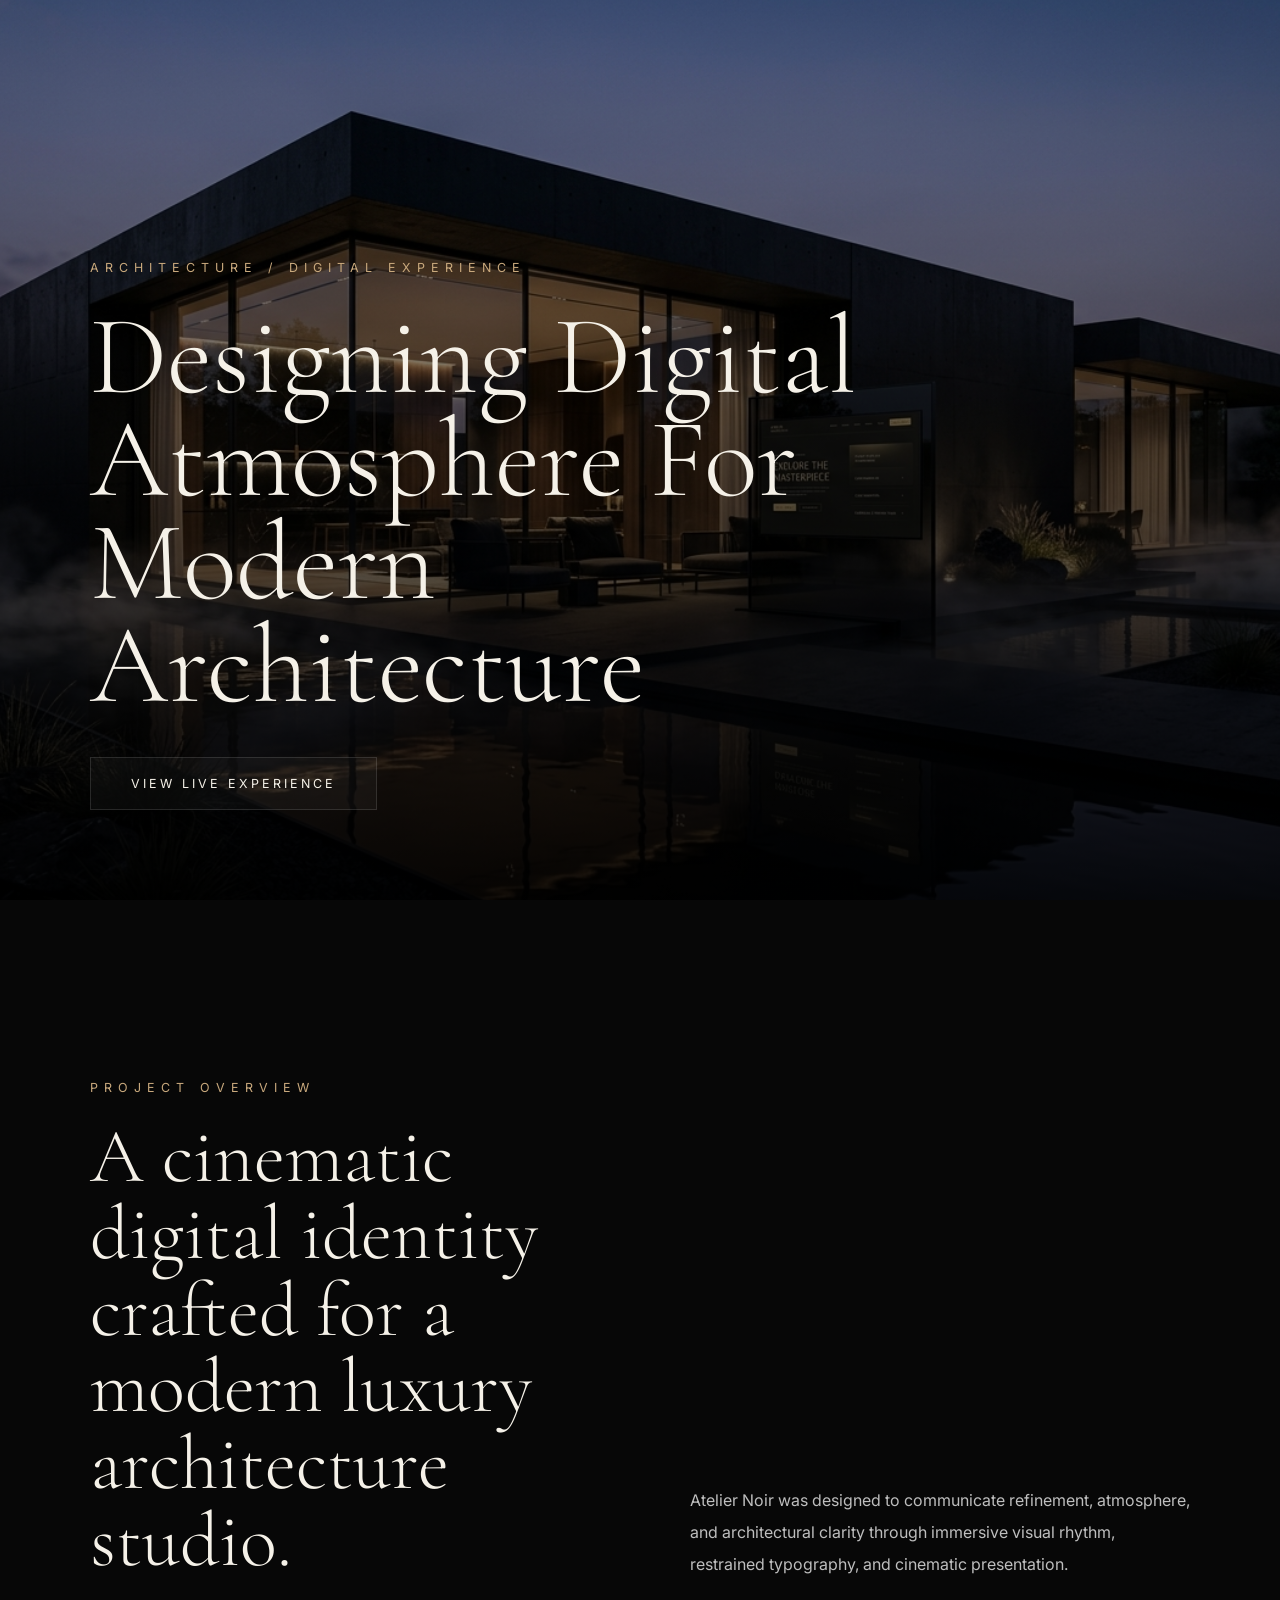
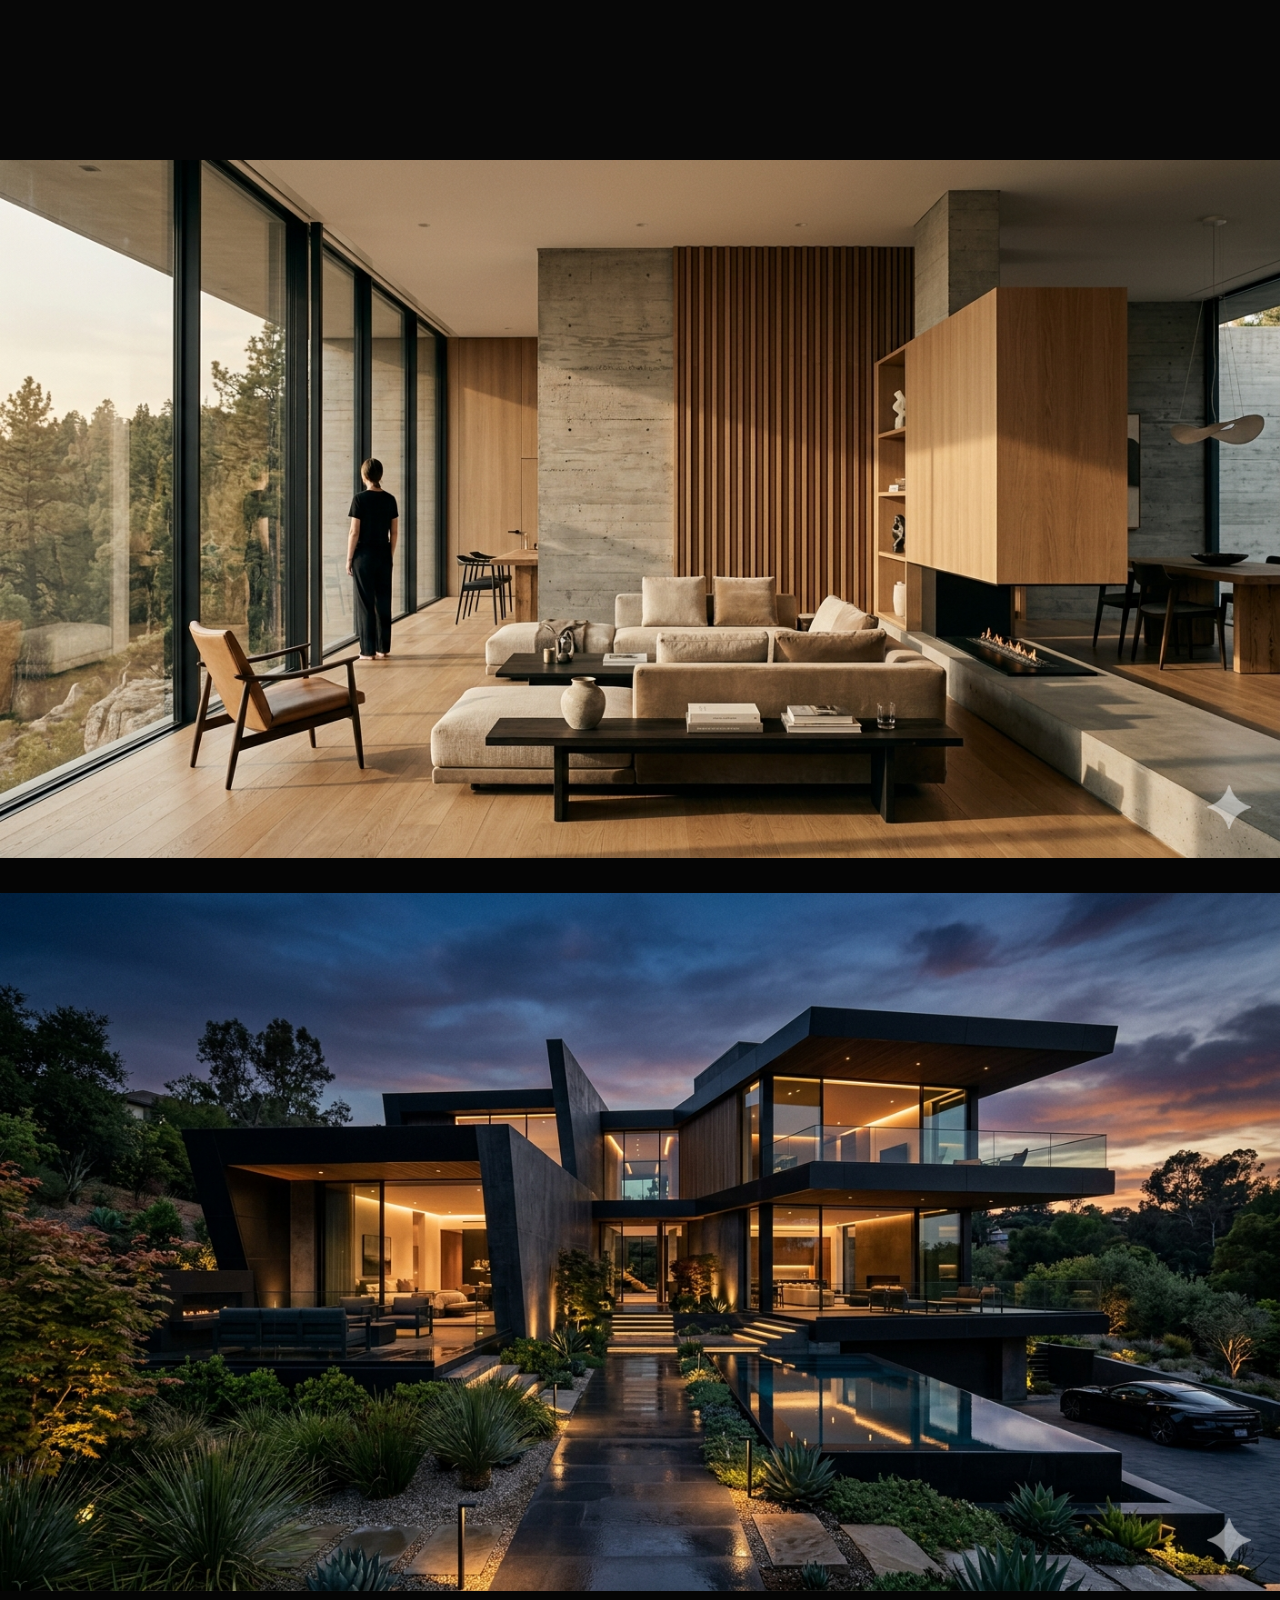
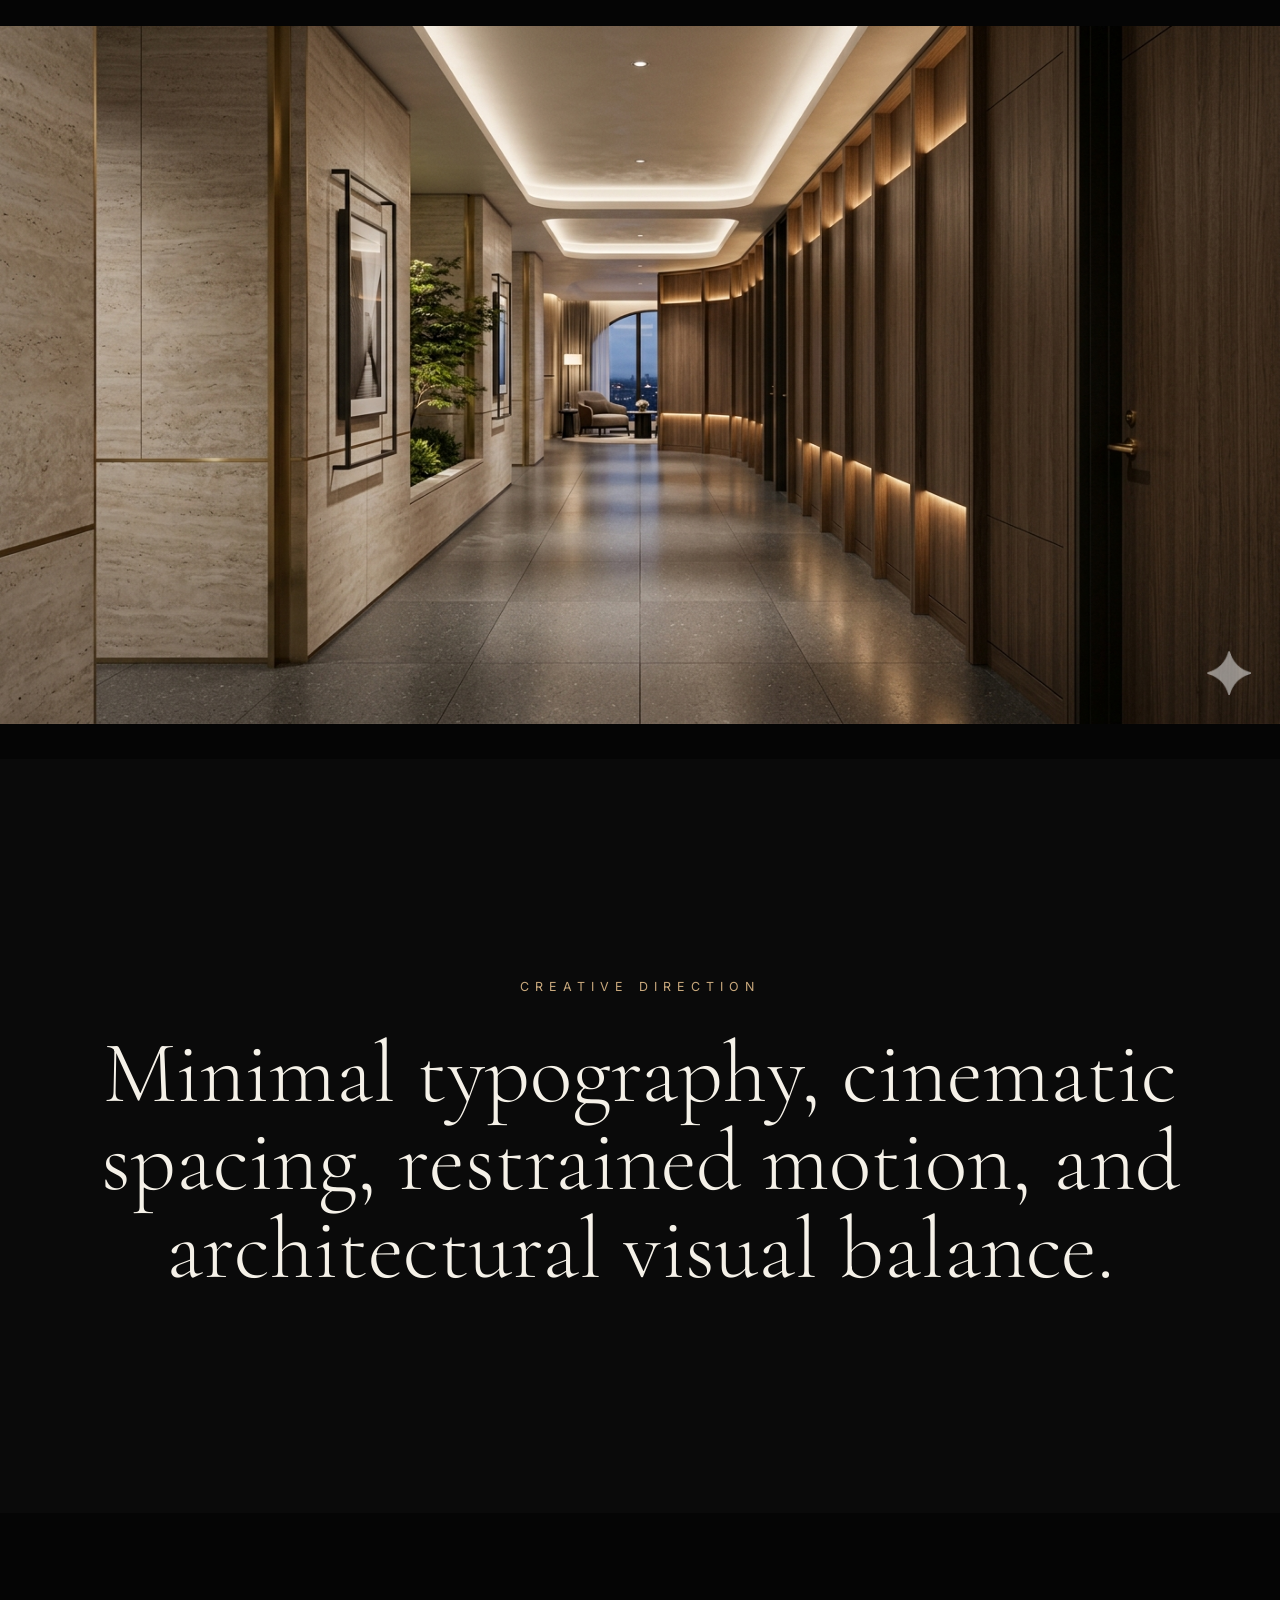
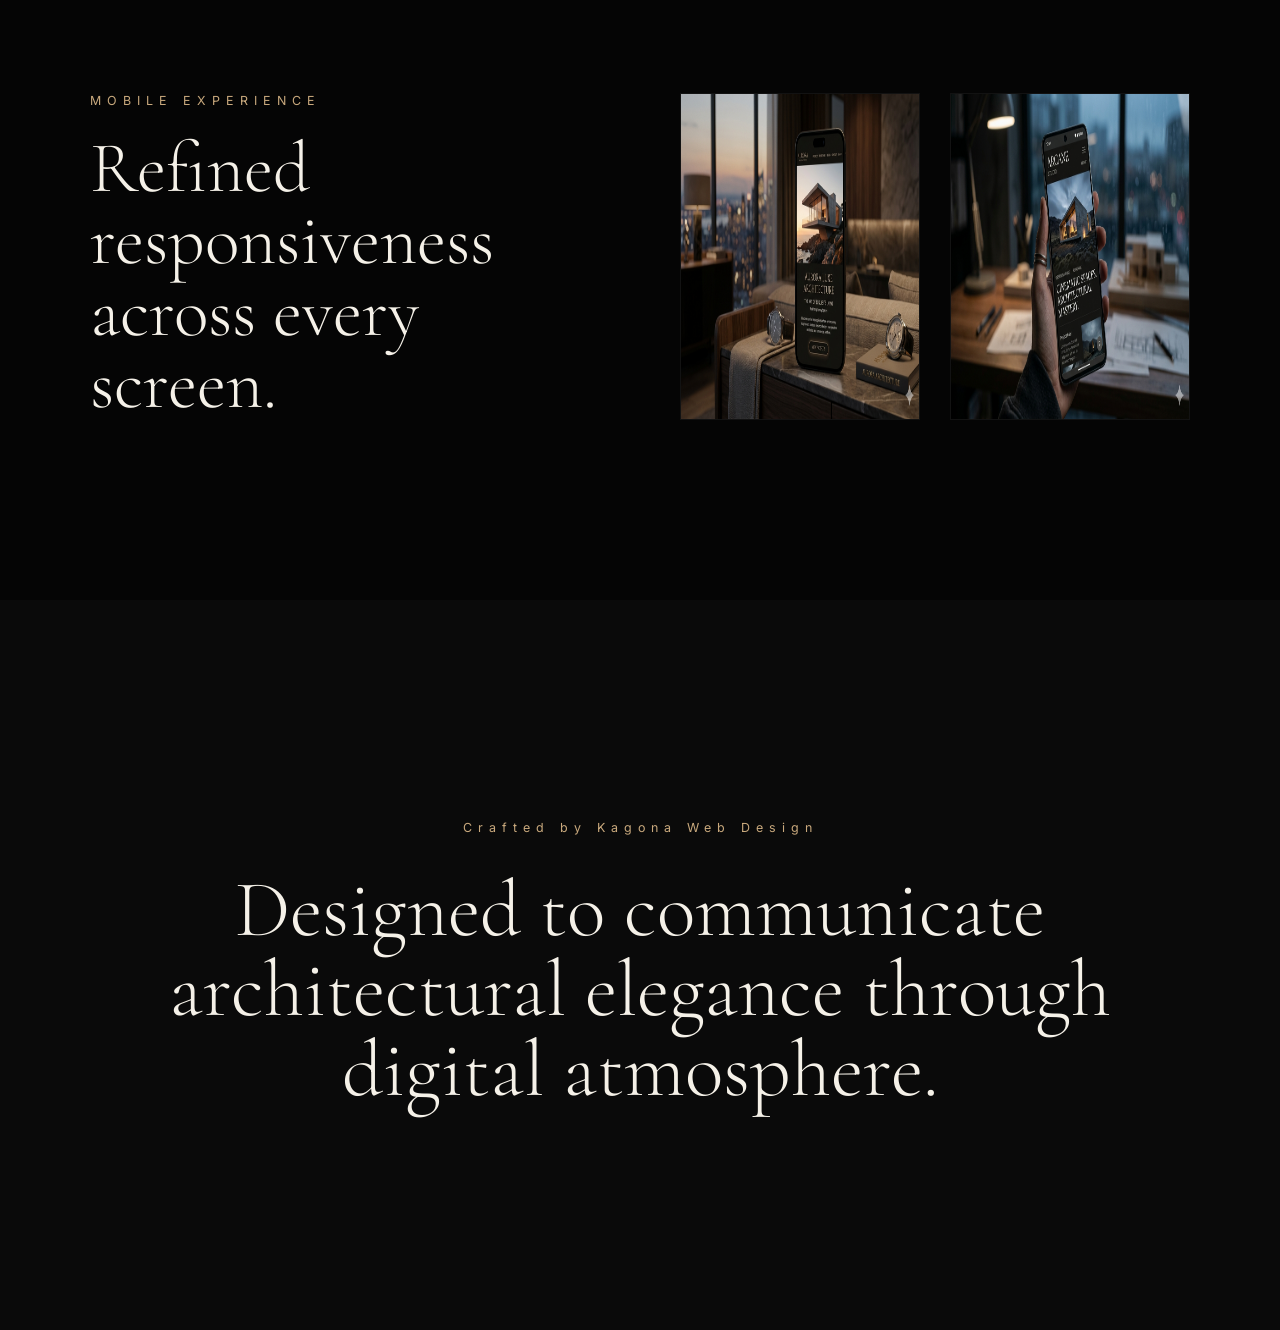
<file: atelier-case-study.html>
<!DOCTYPE html>

<html lang="en">

<head>

<meta charset="UTF-8">

<meta name="viewport"
content="width=device-width, initial-scale=1.0">

<title>
ATELIER NOIR — Case Study
</title>

<link rel="preconnect"
href="https://fonts.googleapis.com">

<link rel="preconnect"
href="https://fonts.gstatic.com"
crossorigin>

<link href="https://fonts.googleapis.com/css2?family=Cormorant+Garamond:wght@300;400;500;600&family=Inter:wght@300;400;500&display=swap"
rel="stylesheet">

<link rel="stylesheet"
href="atelier-case-study.css">

</head>

<body>

<!-- HERO -->

<section class="case-hero">

    <div class="hero-overlay"></div>

    <img
    src="images/atelier-cover.jpg"
    alt="Atelier Noir">

    <div class="hero-content reveal">

        <p>
            ARCHITECTURE / DIGITAL EXPERIENCE
        </p>

        <h1>

            Designing Digital <br>
            Atmosphere For <br>
            Modern Architecture

        </h1>

        <a href="https://kagonameshack-cmyk.github.io/ATELIER-NOIR/#philosophy"
class="live-btn"
target="_blank">

VIEW LIVE EXPERIENCE

        </a>

    </div>

</section>

<!-- OVERVIEW -->

<section class="overview reveal">

    <div class="overview-left">

        <p>
            PROJECT OVERVIEW
        </p>

        <h2>

            A cinematic digital
            identity crafted for
            a modern luxury
            architecture studio.

        </h2>

    </div>

    <div class="overview-right">

        <p>

            Atelier Noir was designed
            to communicate refinement,
            atmosphere, and architectural
            clarity through immersive
            visual rhythm, restrained
            typography, and cinematic
            presentation.

        </p>

    </div>

</section>

<!-- SHOWCASE -->

<section class="showcase reveal">

    <img
    src="images/atelier-shot-1.jpg"
    alt="Atelier Noir">

    <img
    src="images/atelier-shot-2.jpg"
    alt="Atelier Noir">

    <img
    src="images/atelier-shot-3.jpg"
    alt="Atelier Noir">

</section>

<!-- CREATIVE DIRECTION -->

<section class="direction reveal">

    <p>
        CREATIVE DIRECTION
    </p>

    <h2>

        Minimal typography,
        cinematic spacing,
        restrained motion,
        and architectural
        visual balance.

    </h2>

</section>

<!-- MOBILE EXPERIENCE -->

<section class="mobile-experience reveal">

    <div class="mobile-left">

        <p>
            MOBILE EXPERIENCE
        </p>

        <h2>

            Refined responsiveness
            across every screen.

        </h2>

    </div>

    <div class="mobile-right">

        <img
        src="images/mobile-1.jpg"
        alt="Mobile Design">

        <img
        src="images/mobile-2.jpg"
        alt="Mobile Design">

    </div>

</section>

<!-- CLOSING -->

<section class="closing reveal">

    <p>
        Crafted by Kagona Web Design
    </p>

    <h2>

        Designed to communicate
        architectural elegance
        through digital atmosphere.

    </h2>

</section>

<script src="case-study-effects.js"></script>
    
</body>

</html>
</file>
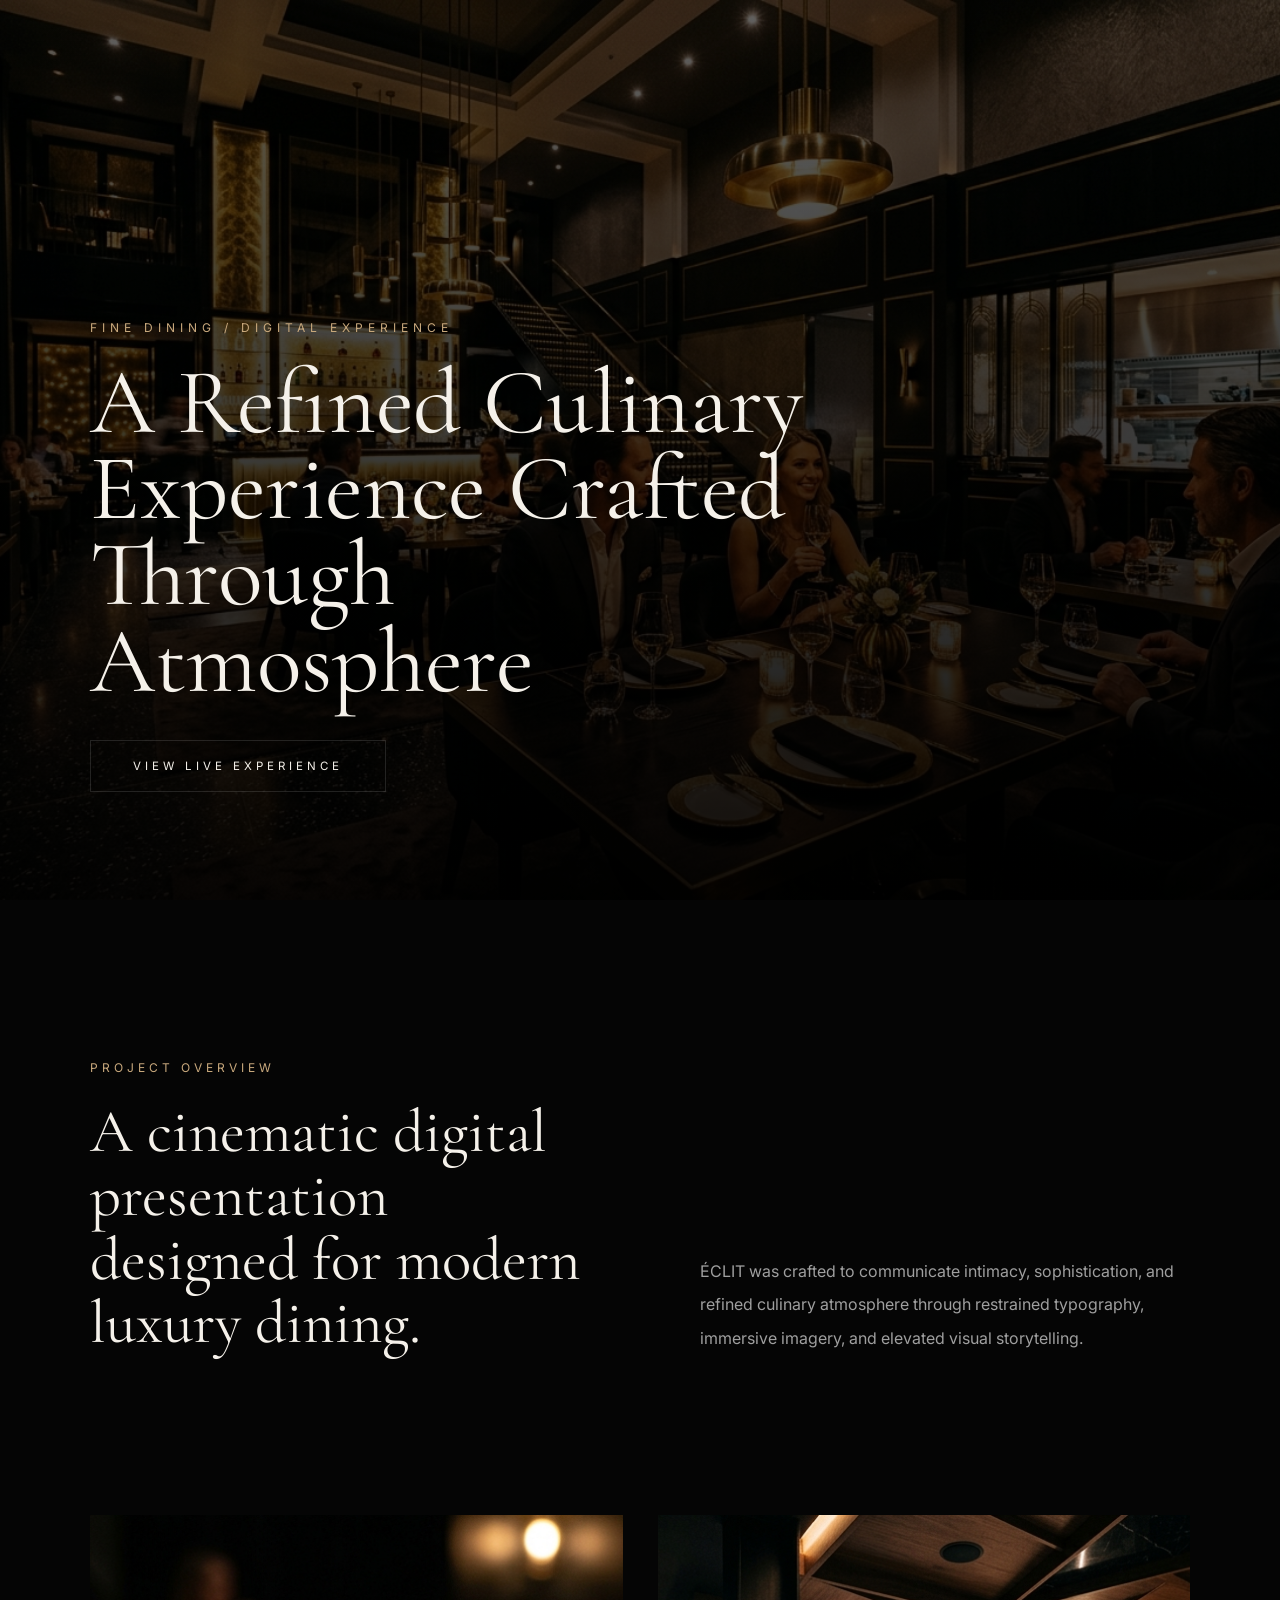
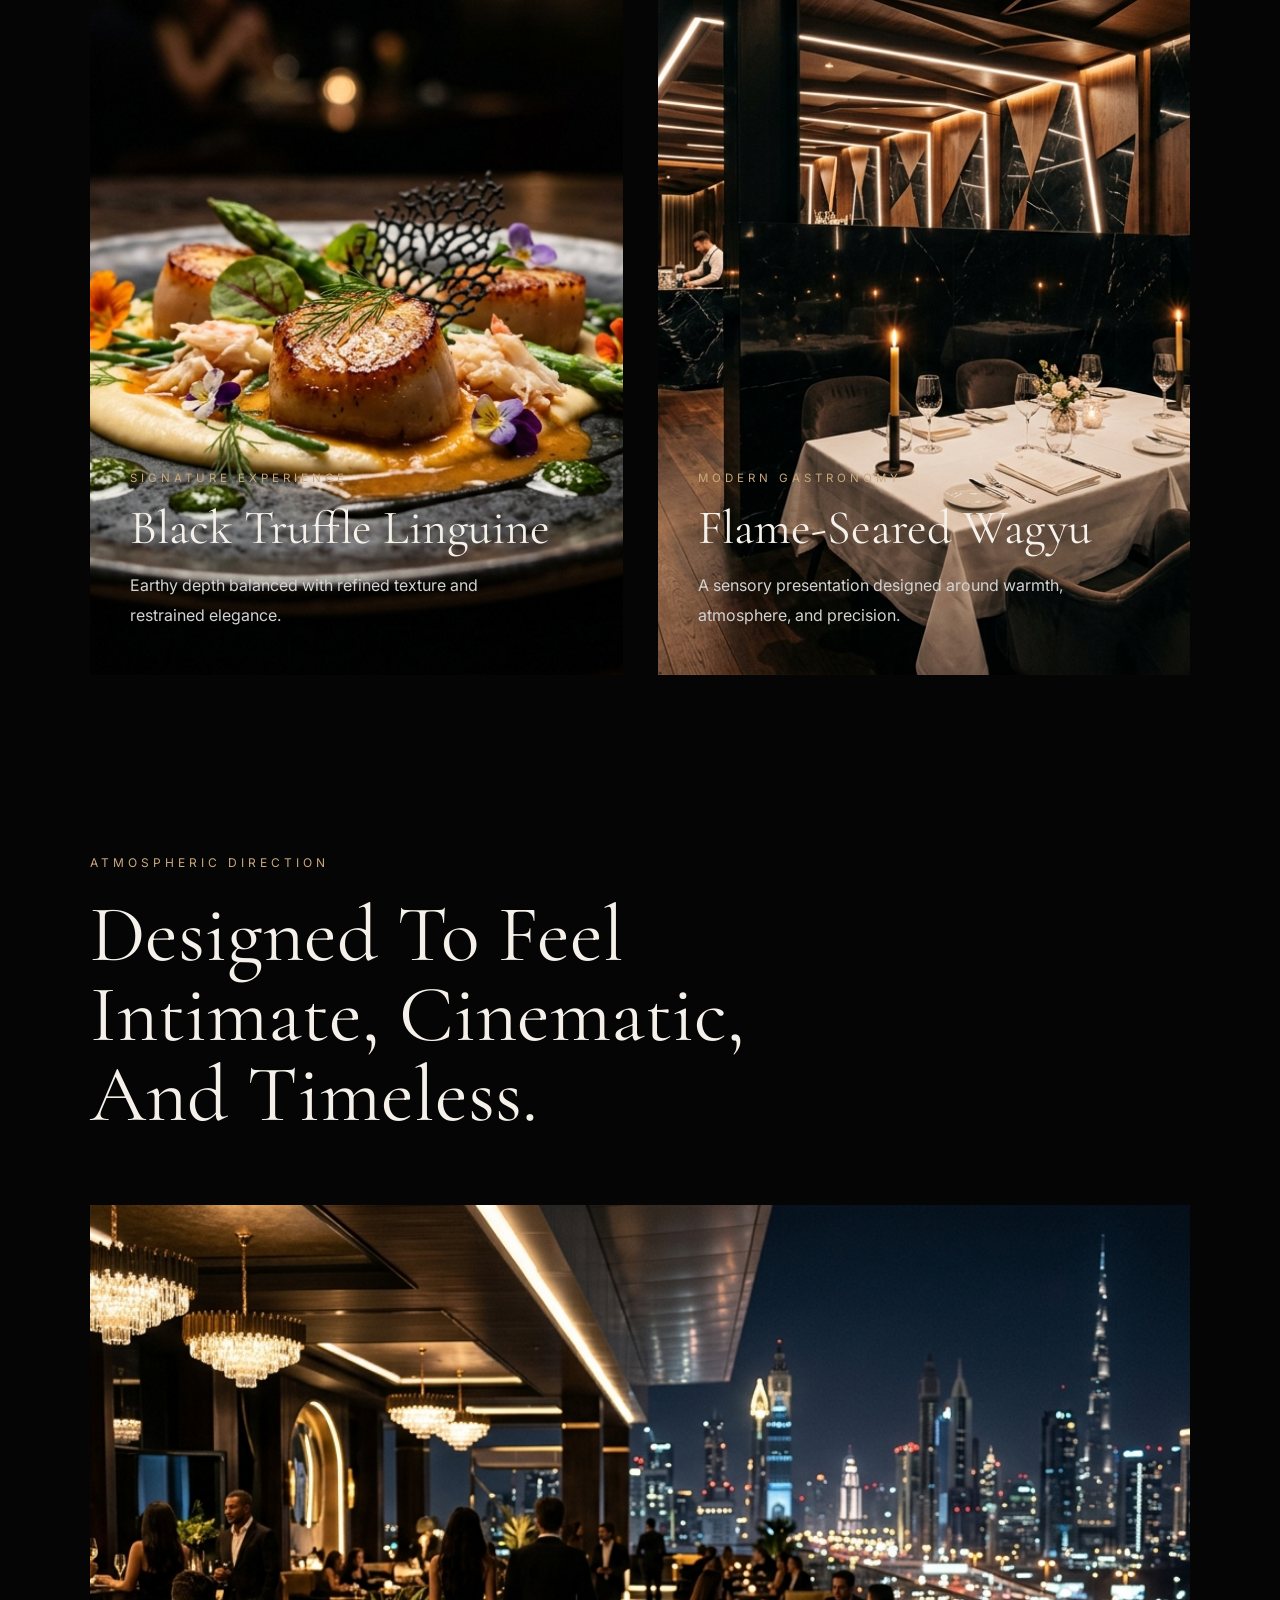
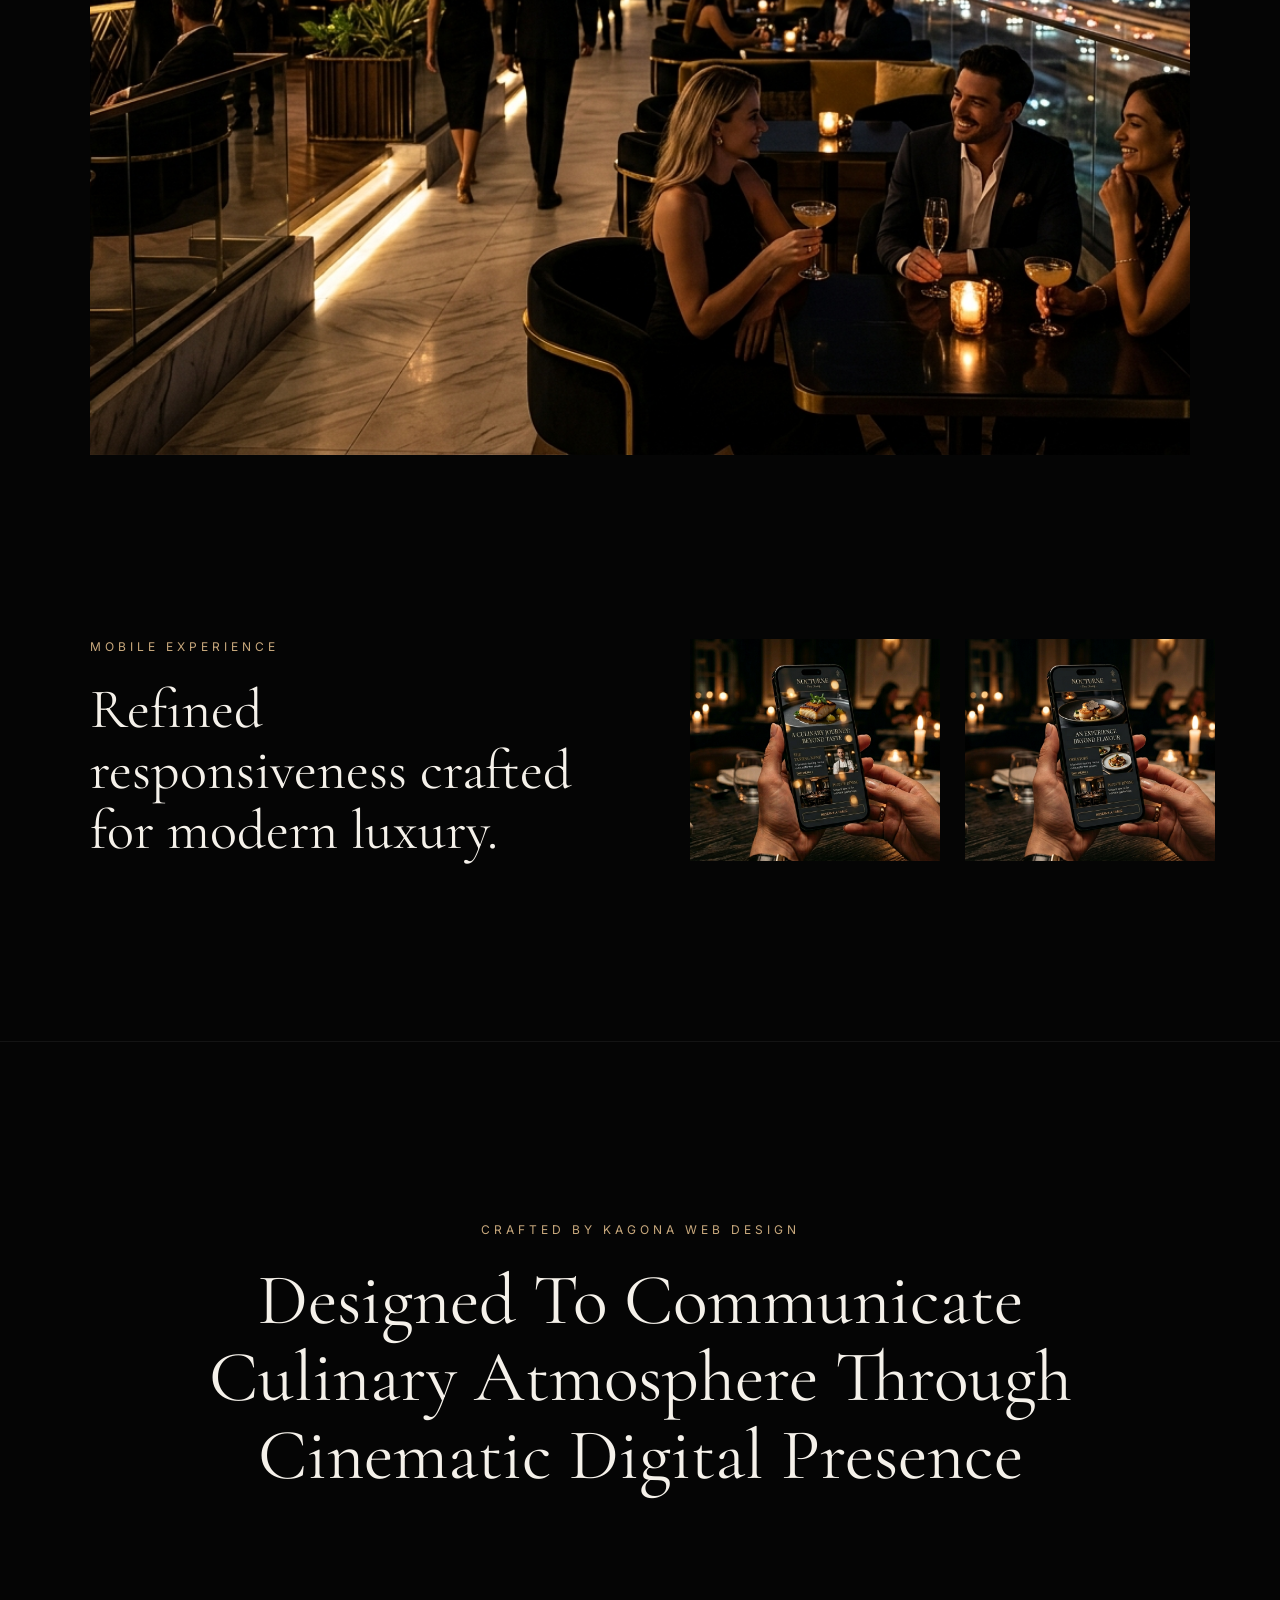
<file: eclit-case-study.html>
<!DOCTYPE html>

<html lang="en">

<head>

<meta charset="UTF-8">

<meta name="viewport"
content="width=device-width, initial-scale=1.0">

<title>
ÉCLIT — Case Study
</title>

<link rel="preconnect"
href="https://fonts.googleapis.com">

<link rel="preconnect"
href="https://fonts.gstatic.com"
crossorigin>

<link href="https://fonts.googleapis.com/css2?family=Cormorant+Garamond:wght@300;400;500;600&family=Inter:wght@300;400;500&display=swap"
rel="stylesheet">

<link rel="stylesheet"
href="eclit-case-study.css">

</head>

<body>

<!-- HERO -->

<section class="case-hero">

    <div class="hero-overlay"></div>

    <img
    src="images/eclit-cover.jpg"
    alt="ÉCLIT Restaurant">

    <div class="hero-content reveal">

        <p>
            FINE DINING / DIGITAL EXPERIENCE
        </p>

        <h1>

            A Refined Culinary <br>
            Experience Crafted <br>
            Through Atmosphere

        </h1>

        <a href="https://kagonameshack-cmyk.github.io/Luxury-Dining-/"
        class="live-btn"
        target="_blank">

            VIEW LIVE EXPERIENCE

        </a>

    </div>

</section>

<!-- OVERVIEW -->

<section class="overview reveal">

    <div class="overview-left">

        <p>
            PROJECT OVERVIEW
        </p>

        <h2>

            A cinematic digital
            presentation designed
            for modern luxury dining.

        </h2>

    </div>

    <div class="overview-right">

        <p>

            ÉCLIT was crafted to communicate
            intimacy, sophistication, and
            refined culinary atmosphere
            through restrained typography,
            immersive imagery, and elevated
            visual storytelling.

        </p>

    </div>

</section>

<!-- SIGNATURE SHOWCASE -->

<section class="signature-showcase reveal">

    <div class="signature-card">

        <img
        src="images/eclit-dish-1.jpg"
        alt="Signature Dish">

        <div class="signature-info">

            <span>
                SIGNATURE EXPERIENCE
            </span>

            <h3>

                Black Truffle
                Linguine

            </h3>

            <p>

                Earthy depth balanced
                with refined texture
                and restrained elegance.

            </p>

        </div>

    </div>

    <div class="signature-card reveal">

        <img
        src="images/eclit-dish-2.jpg"
        alt="Luxury Dining">

        <div class="signature-info">

            <span>
                MODERN GASTRONOMY
            </span>

            <h3>

                Flame-Seared
                Wagyu

            </h3>

            <p>

                A sensory presentation
                designed around warmth,
                atmosphere, and precision.

            </p>

        </div>

    </div>

</section>

<!-- ATMOSPHERE -->

<section class="atmosphere reveal">

    <div class="atmosphere-content">

        <p>
            ATMOSPHERIC DIRECTION
        </p>

        <h2>

            Designed To Feel
            Intimate, Cinematic,
            And Timeless.

        </h2>

    </div>

    <img
    src="images/eclit-interior.jpg"
    alt="Luxury Restaurant Interior">

</section>

<!-- MOBILE EXPERIENCE -->

<section class="mobile-experience reveal">

    <div class="mobile-left">

        <p>
            MOBILE EXPERIENCE
        </p>

        <h2>

            Refined responsiveness
            crafted for modern luxury.

        </h2>

    </div>

    <div class="mobile-right">

        <img
        src="images/eclit-mobile-1.jpg"
        alt="Mobile Design">

        <img
        src="images/eclit-mobile-2.jpg"
        alt="Mobile Design">

    </div>

</section>

<!-- CLOSING -->

<section class="closing reveal">

    <p>
        CRAFTED BY KAGONA WEB DESIGN
    </p>

    <h2>

        Designed To Communicate
        Culinary Atmosphere Through
        Cinematic Digital Presence

    </h2>

</section>

<script src="case-study-effects.js"></script>
    
</body>

</html>
</file>
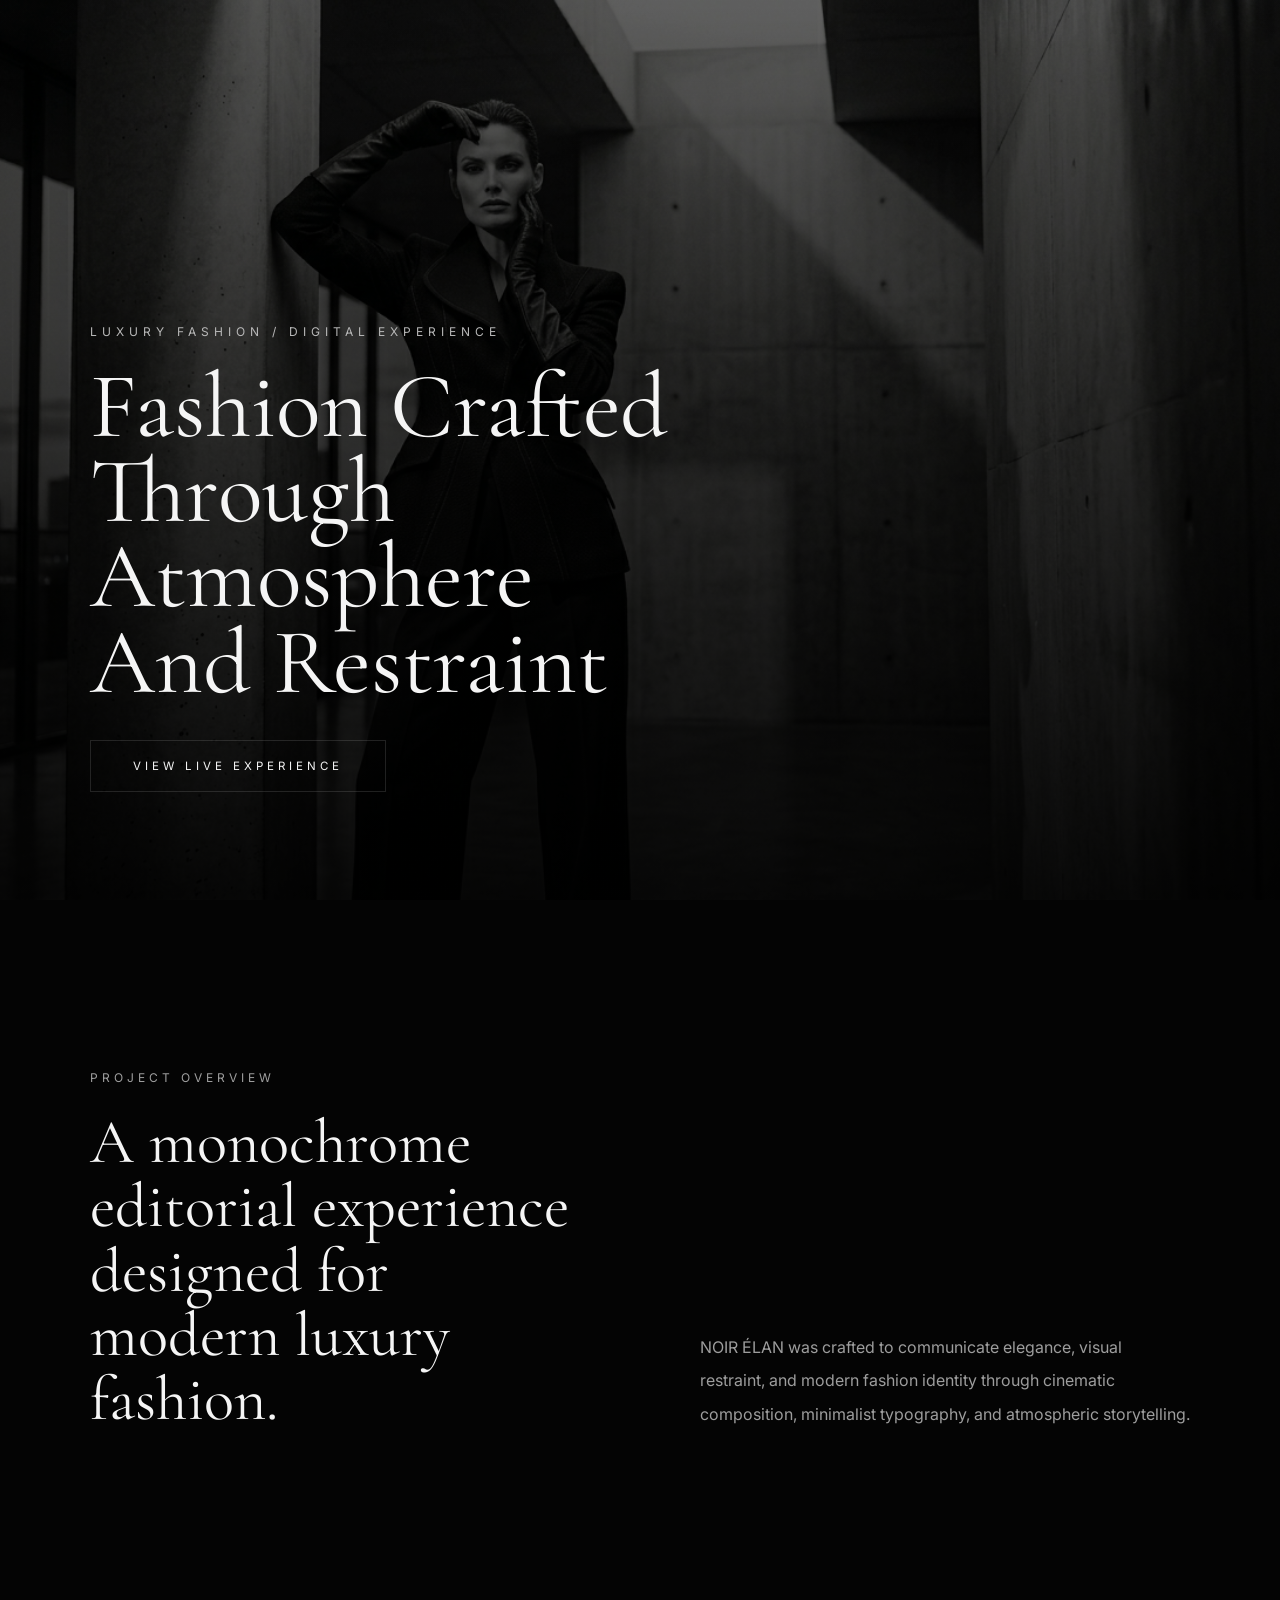
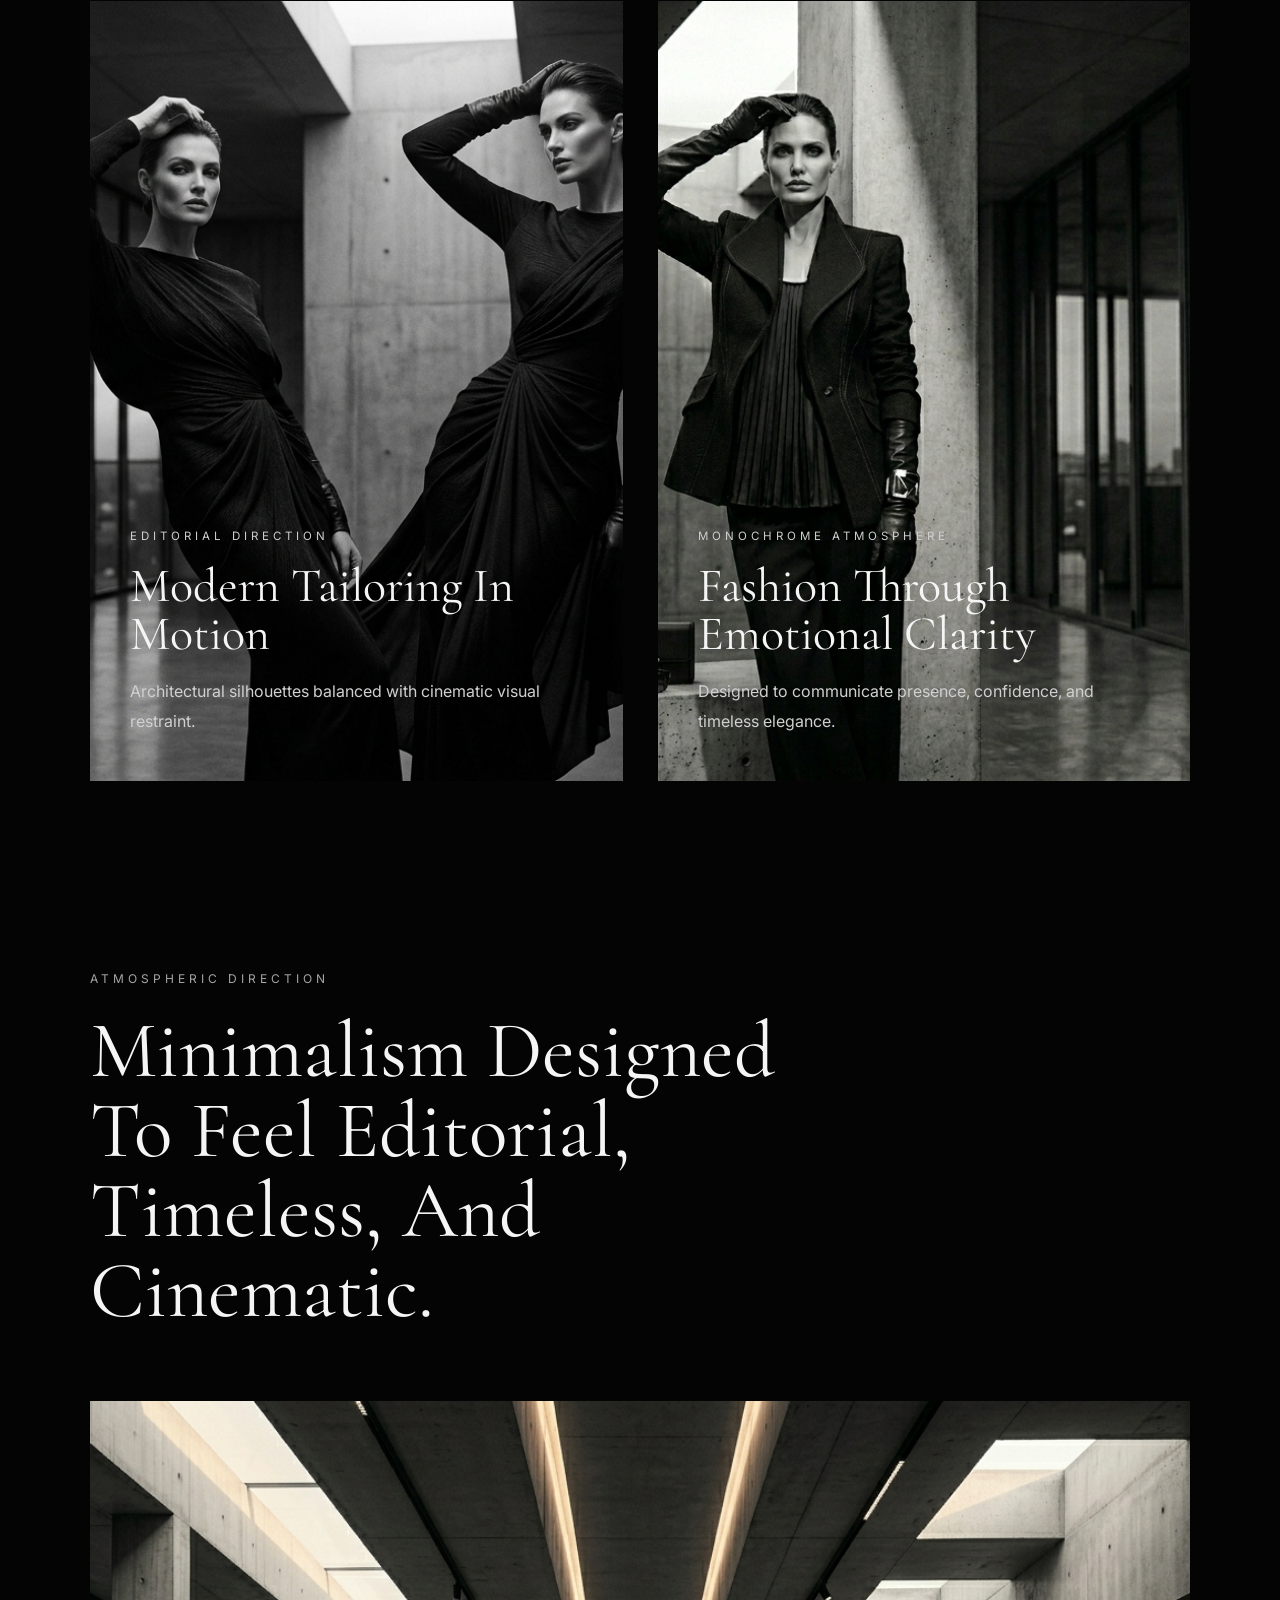
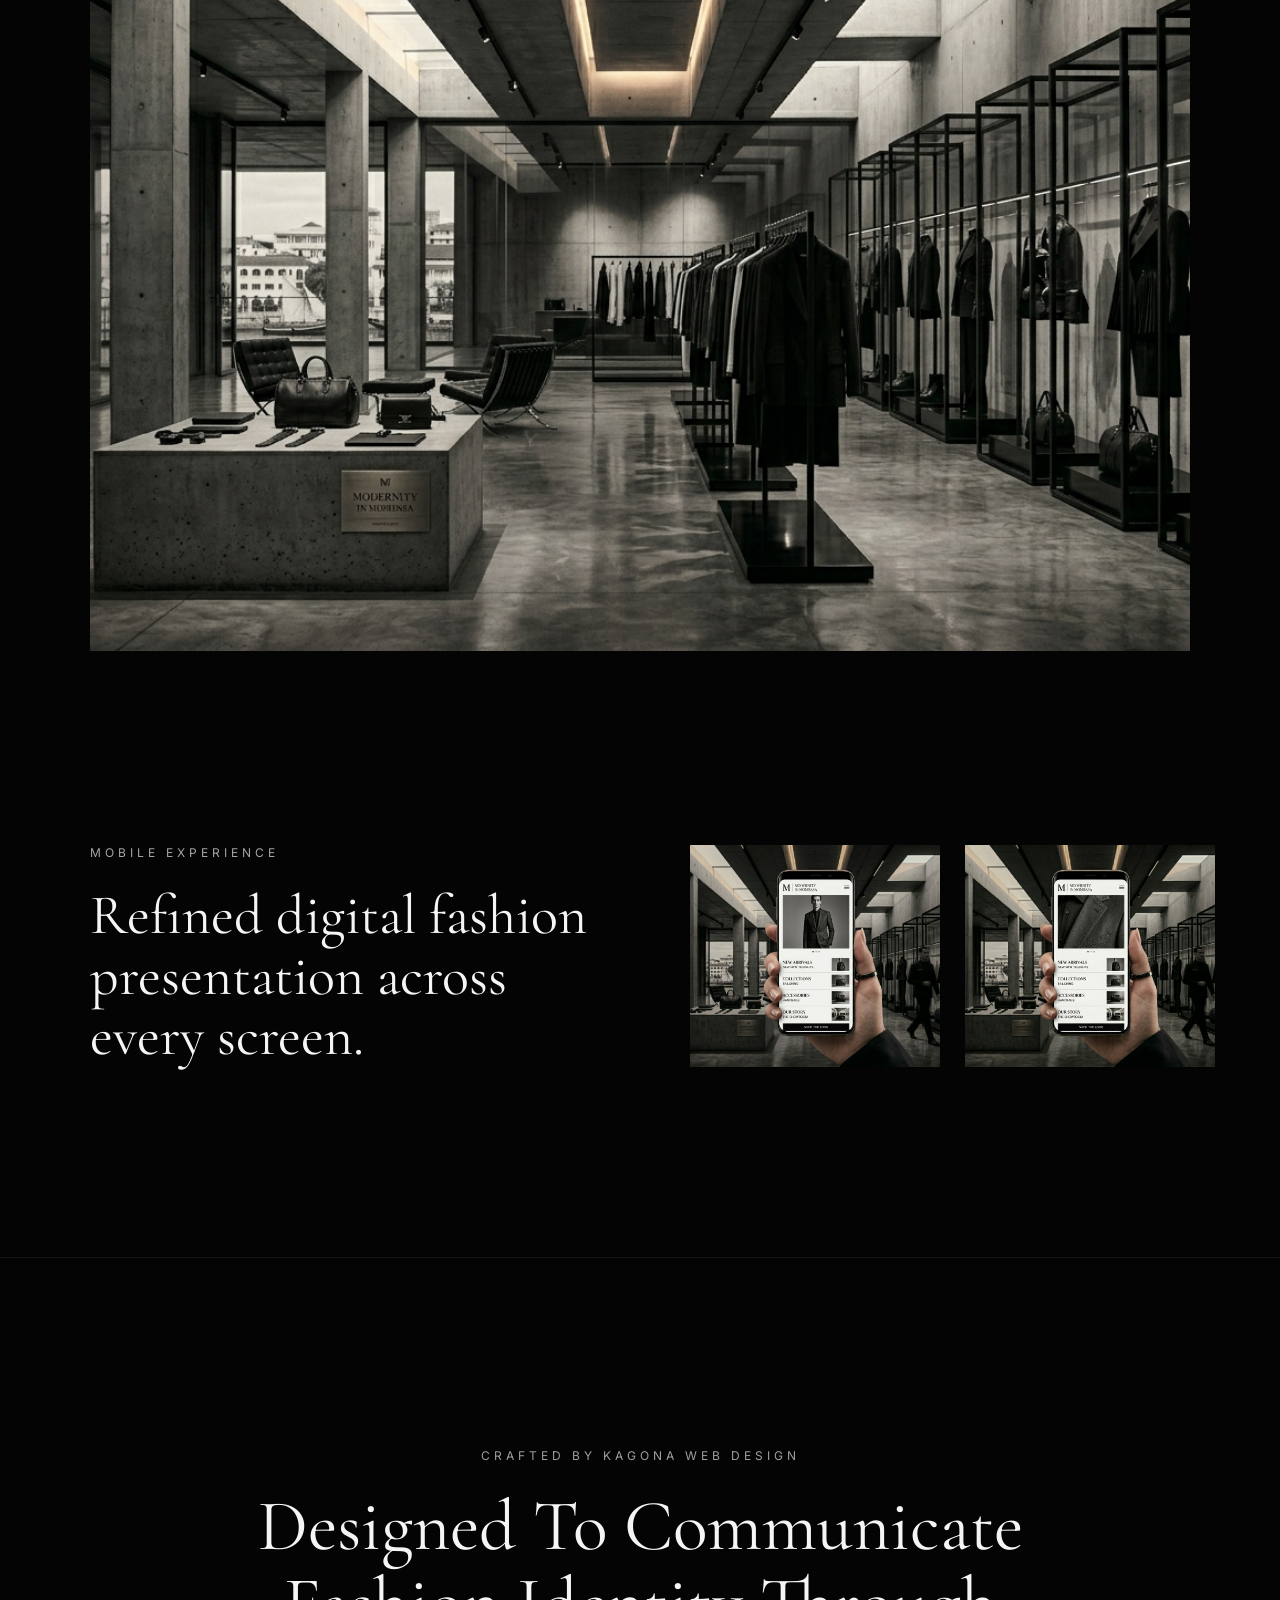
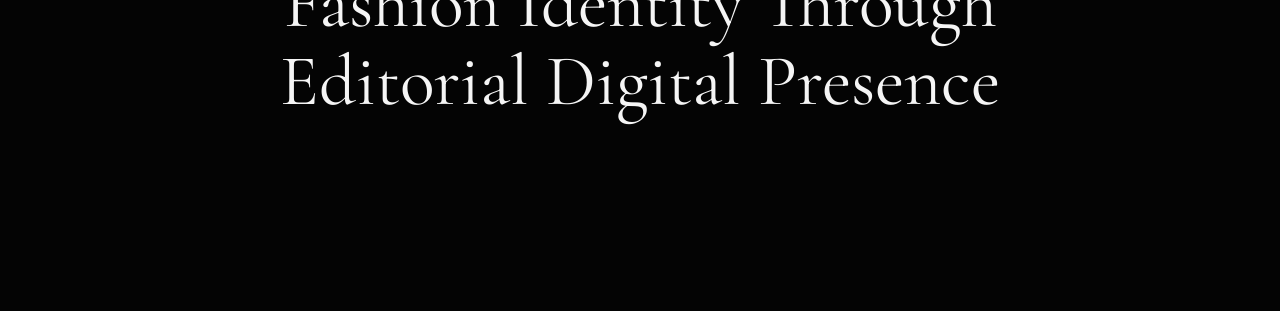
<file: noir-case-study.html>
<!DOCTYPE html>

<html lang="en">

<head>

<meta charset="UTF-8">

<meta name="viewport"
content="width=device-width, initial-scale=1.0">

<title>
NOIR ÉLAN — Case Study
</title>

<link rel="preconnect"
href="https://fonts.googleapis.com">

<link rel="preconnect"
href="https://fonts.gstatic.com"
crossorigin>

<link href="https://fonts.googleapis.com/css2?family=Cormorant+Garamond:wght@300;400;500;600&family=Inter:wght@300;400;500&display=swap"
rel="stylesheet">

<link rel="stylesheet"
href="noir-case-study.css">

</head>

<body>

<!-- HERO -->

<section class="case-hero">

    <div class="hero-overlay"></div>

    <img
    src="images/noir-cover.jpg"
    alt="NOIR ÉLAN">

    <div class="hero-content reveal">

        <p>
            LUXURY FASHION / DIGITAL EXPERIENCE
        </p>

        <h1>

            Fashion Crafted <br>
            Through Atmosphere <br>
            And Restraint

        </h1>

        <a href="https://kagonameshack-cmyk.github.io/NOIR-LAN/#"
        class="live-btn"
        target="_blank">

            VIEW LIVE EXPERIENCE

        </a>

    </div>

</section>

<!-- OVERVIEW -->

<section class="overview reveal">

    <div class="overview-left">

        <p>
            PROJECT OVERVIEW
        </p>

        <h2>

            A monochrome editorial
            experience designed for
            modern luxury fashion.

        </h2>

    </div>

    <div class="overview-right">

        <p>

            NOIR ÉLAN was crafted to
            communicate elegance,
            visual restraint, and modern
            fashion identity through
            cinematic composition,
            minimalist typography,
            and atmospheric storytelling.

        </p>

    </div>

</section>

<!-- FASHION SHOWCASE -->

<section class="fashion-showcase reveal">

    <div class="fashion-card">

        <img
        src="images/noir-fashion-1.jpg"
        alt="Luxury Fashion">

        <div class="fashion-info">

            <span>
                EDITORIAL DIRECTION
            </span>

            <h3>

                Modern Tailoring
                In Motion

            </h3>

            <p>

                Architectural silhouettes
                balanced with cinematic
                visual restraint.

            </p>

        </div>

    </div>

    <div class="fashion-card reveal">

        <img
        src="images/noir-fashion-2.jpg"
        alt="Luxury Fashion">

        <div class="fashion-info">

            <span>
                MONOCHROME ATMOSPHERE
            </span>

            <h3>

                Fashion Through
                Emotional Clarity

            </h3>

            <p>

                Designed to communicate
                presence, confidence,
                and timeless elegance.

            </p>

        </div>

    </div>

</section>

<!-- ATMOSPHERE -->

<section class="atmosphere reveal">

    <div class="atmosphere-content">

        <p>
            ATMOSPHERIC DIRECTION
        </p>

        <h2>

            Minimalism Designed
            To Feel Editorial,
            Timeless, And Cinematic.

        </h2>

    </div>

    <img
    src="images/noir-atmosphere.jpg"
    alt="Luxury Fashion Interior">

</section>

<!-- MOBILE EXPERIENCE -->

<section class="mobile-experience reveal">

    <div class="mobile-left">

        <p>
            MOBILE EXPERIENCE
        </p>

        <h2>

            Refined digital fashion
            presentation across
            every screen.

        </h2>

    </div>

    <div class="mobile-right">

        <img
        src="images/noir-mobile-1.jpg"
        alt="Mobile Design">

        <img
        src="images/noir-mobile-2.jpg"
        alt="Mobile Design">

    </div>

</section>

<!-- CLOSING -->

<section class="closing reveal">

    <p>
        CRAFTED BY KAGONA WEB DESIGN
    </p>

    <h2>

        Designed To Communicate
        Fashion Identity Through
        Editorial Digital Presence

    </h2>

</section>

<script src="case-study-effects.js"></script>
    
</body>

</html>
</file>
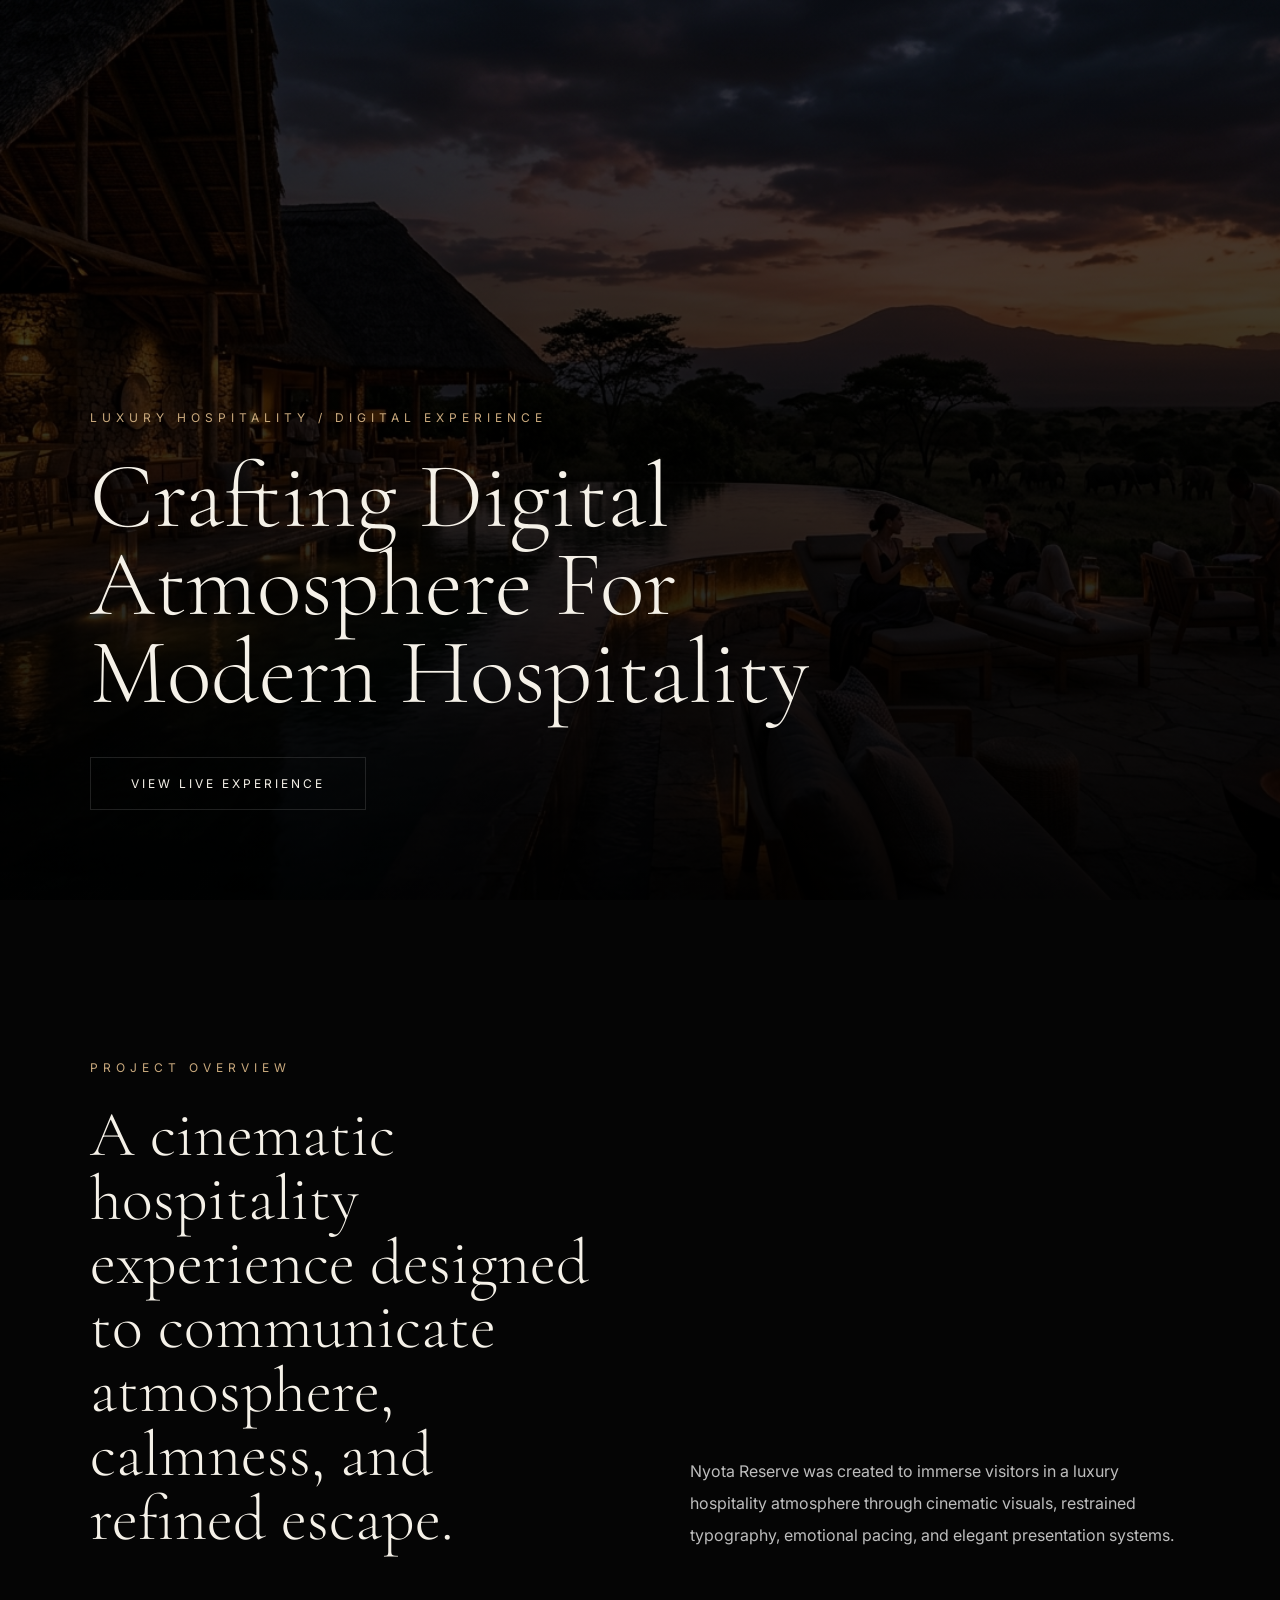
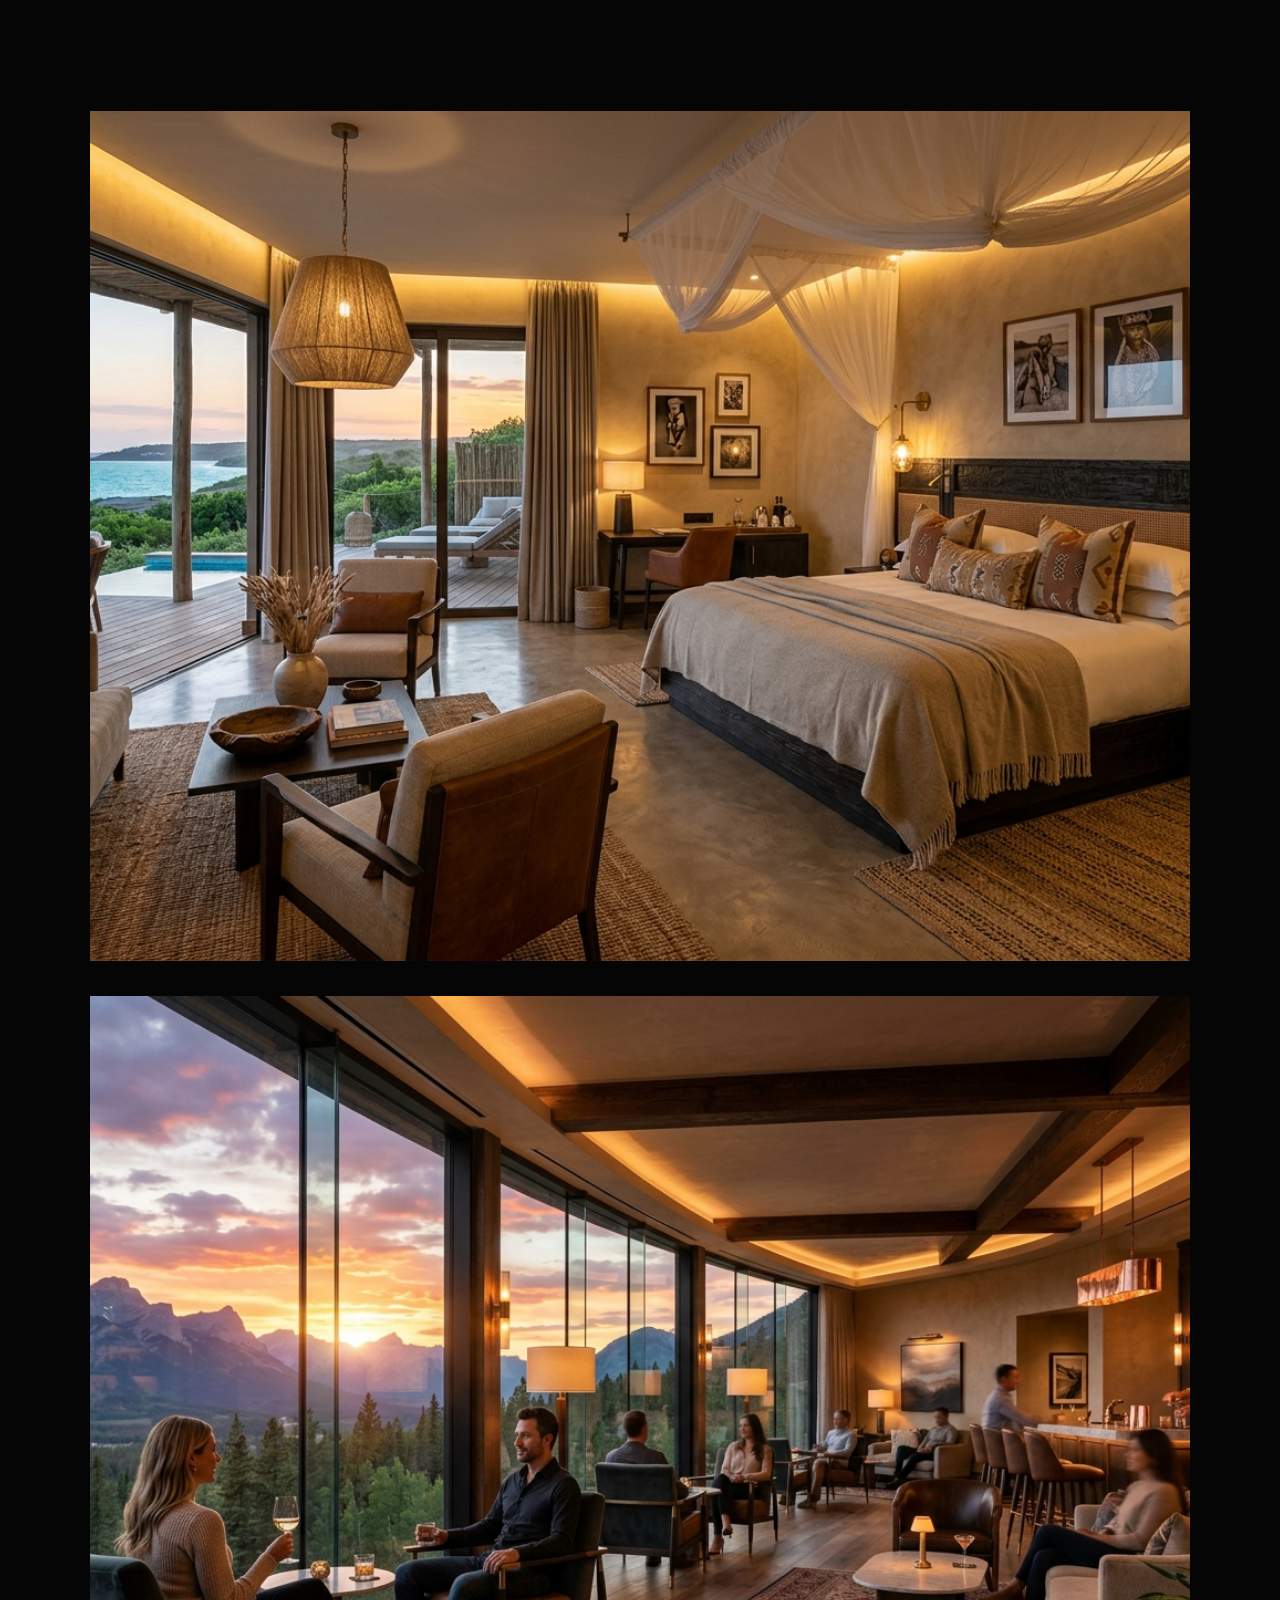
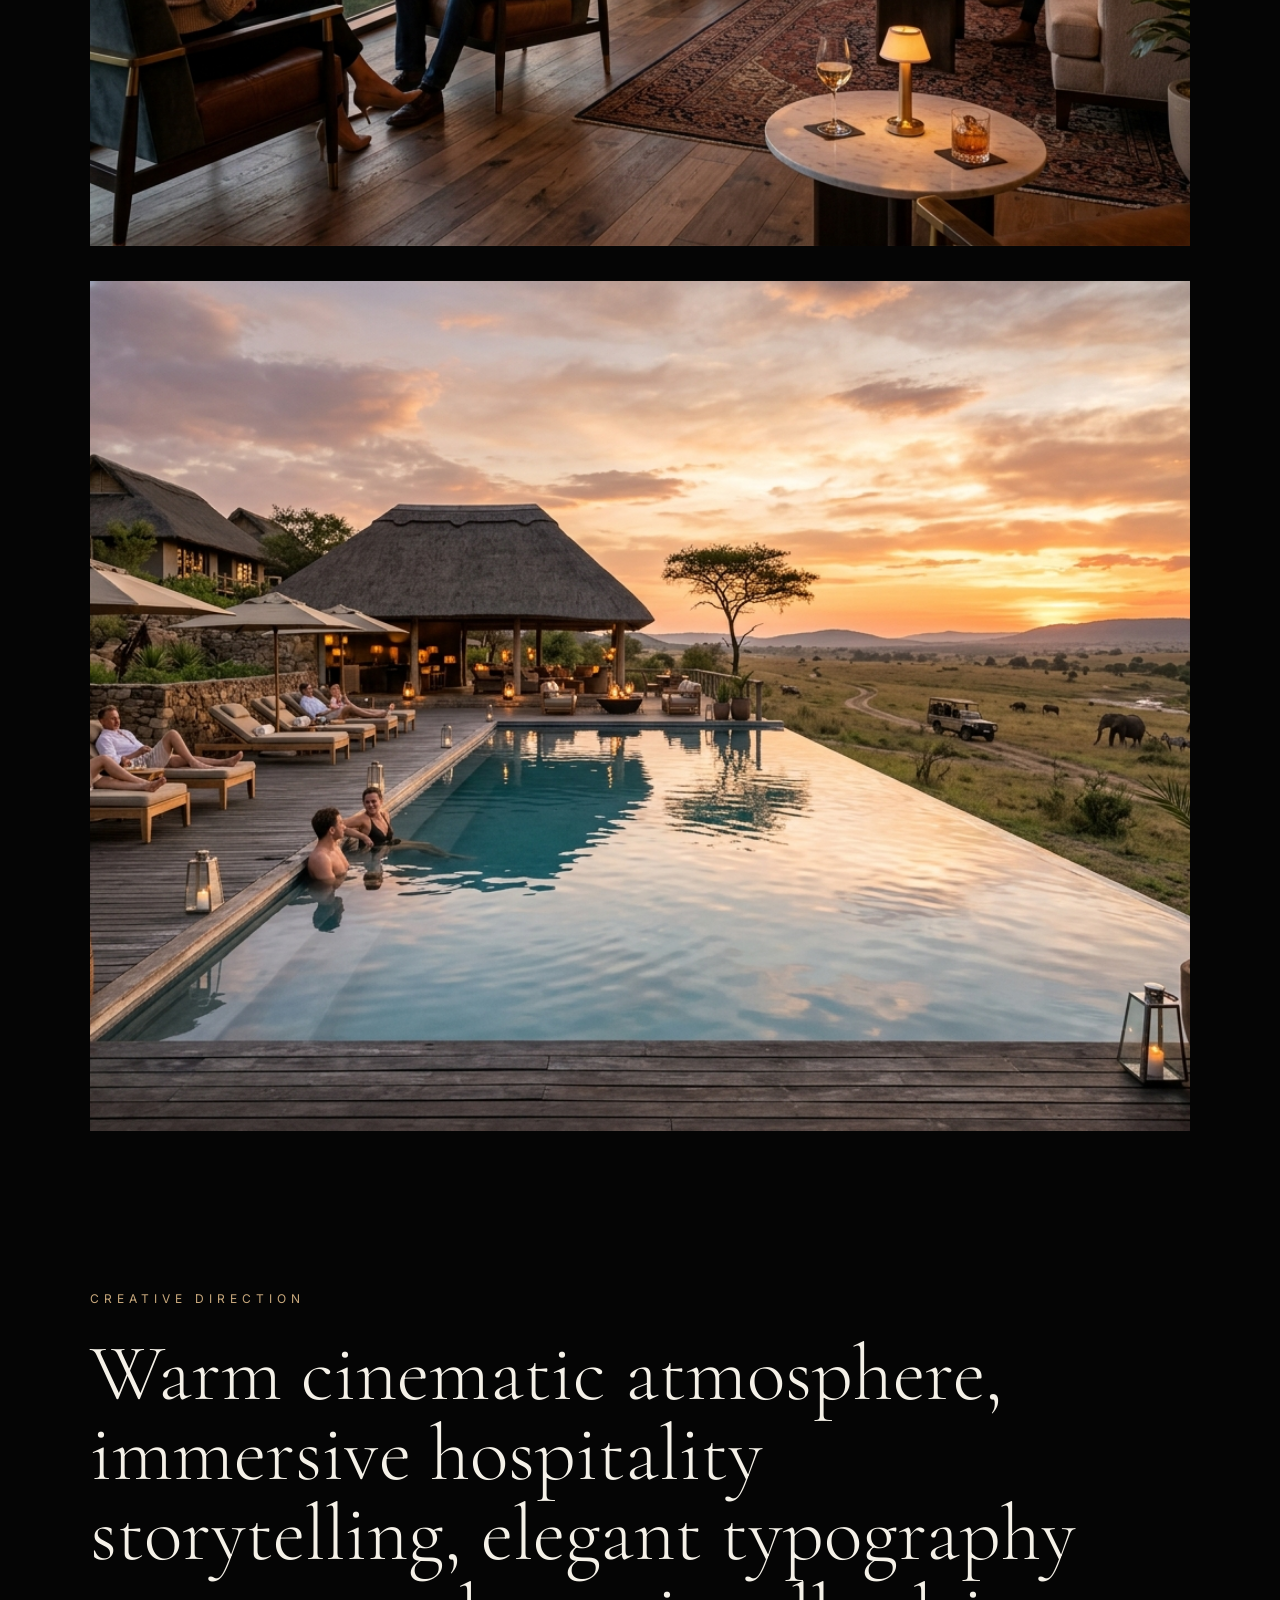
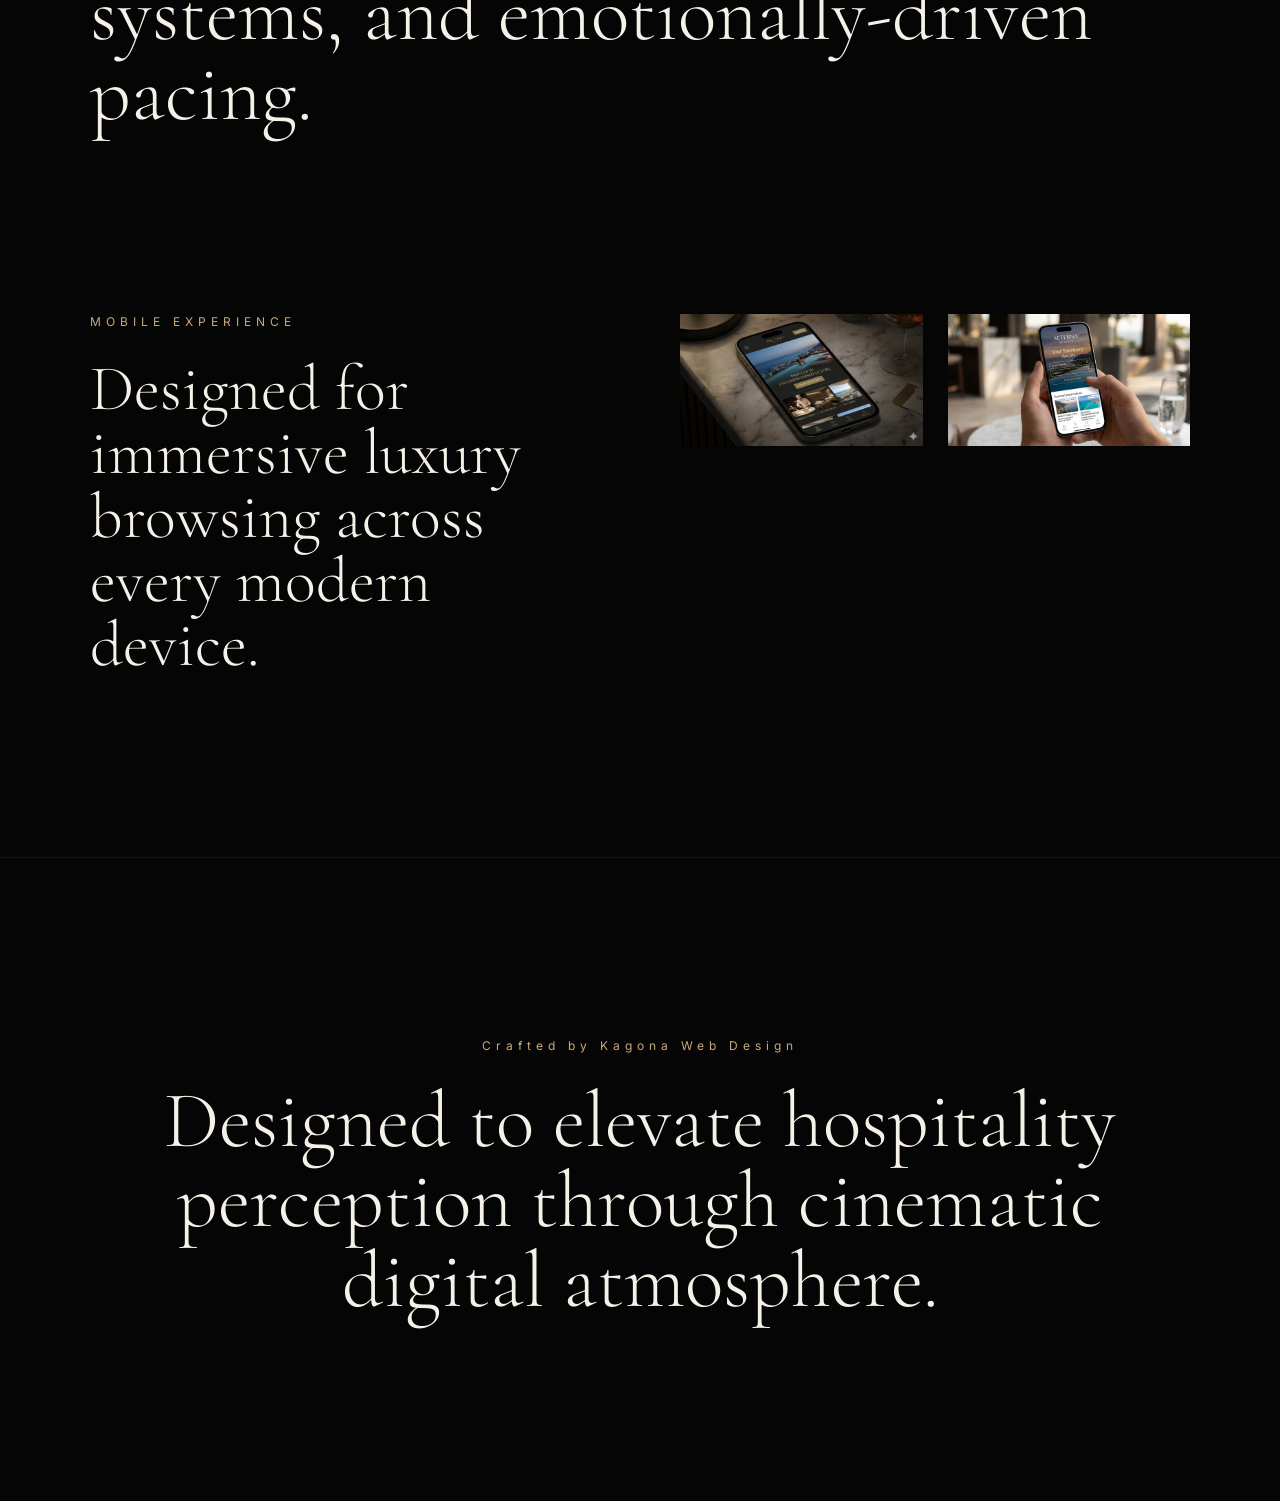
<file: nyota-case-study.html>
<!DOCTYPE html>

<html lang="en">

<head>

<meta charset="UTF-8">

<meta name="viewport"
content="width=device-width, initial-scale=1.0">

<title>
NYOTA RESERVE — Case Study
</title>

<link rel="preconnect"
href="https://fonts.googleapis.com">

<link rel="preconnect"
href="https://fonts.gstatic.com"
crossorigin>

<link href="https://fonts.googleapis.com/css2?family=Cormorant+Garamond:wght@300;400;500;600&family=Inter:wght@300;400;500&display=swap"
rel="stylesheet">

<link rel="stylesheet"
href="nyota-case-study.css">

</head>

<body>

<!-- HERO -->

<section class="case-hero">

    <div class="hero-overlay"></div>

    <img
    src="images/nyota-cover.jpg"
    alt="Nyota Reserve">

    <div class="hero-content reveal">

        <p>
            LUXURY HOSPITALITY / DIGITAL EXPERIENCE
        </p>

        <h1>

            Crafting Digital <br>
            Atmosphere For <br>
            Modern Hospitality

        </h1>

        <a href="https://kagonameshack-cmyk.github.io/nyota-reserve/index.html#experience"
        class="live-btn"
        target="_blank">

            VIEW LIVE EXPERIENCE

        </a>

    </div>

</section>

<!-- OVERVIEW -->

<section class="overview reveal">

    <div class="overview-left">

        <p>
            PROJECT OVERVIEW
        </p>

        <h2>

            A cinematic hospitality
            experience designed to
            communicate atmosphere,
            calmness, and refined escape.

        </h2>

    </div>

    <div class="overview-right">

        <p>

            Nyota Reserve was created
            to immerse visitors in a
            luxury hospitality atmosphere
            through cinematic visuals,
            restrained typography,
            emotional pacing, and elegant
            presentation systems.

        </p>

    </div>

</section>

<!-- SHOWCASE -->

<section class="showcase reveal">

    <img
    src="images/nyota-shot-1.jpg"
    alt="Nyota Reserve">

    <img
    src="images/nyota-shot-2.jpg"
    alt="Nyota Reserve">

    <img
    src="images/nyota-shot-3.jpg"
    alt="Nyota Reserve">

</section>

<!-- CREATIVE DIRECTION -->

<section class="direction reveal">

    <p>
        CREATIVE DIRECTION
    </p>

    <h2>

        Warm cinematic atmosphere,
        immersive hospitality storytelling,
        elegant typography systems,
        and emotionally-driven pacing.

    </h2>

</section>

<!-- MOBILE EXPERIENCE -->

<section class="mobile-experience reveal">

    <div class="mobile-left">

        <p>
            MOBILE EXPERIENCE
        </p>

        <h2>

            Designed for immersive
            luxury browsing across
            every modern device.

        </h2>

    </div>

    <div class="mobile-right">

        <img
        src="images/nyota-mobile-1.jpg"
        alt="Mobile Design">

        <img
        src="images/nyota-mobile-2.jpg"
        alt="Mobile Design">

    </div>

</section>

<!-- CLOSING -->

<section class="closing reveal">

    <p>
        Crafted by Kagona Web Design
    </p>

    <h2>

        Designed to elevate
        hospitality perception
        through cinematic
        digital atmosphere.

    </h2>

</section>

<script src="case-study-effects.js"></script>
    
</body>

</html>
</file>
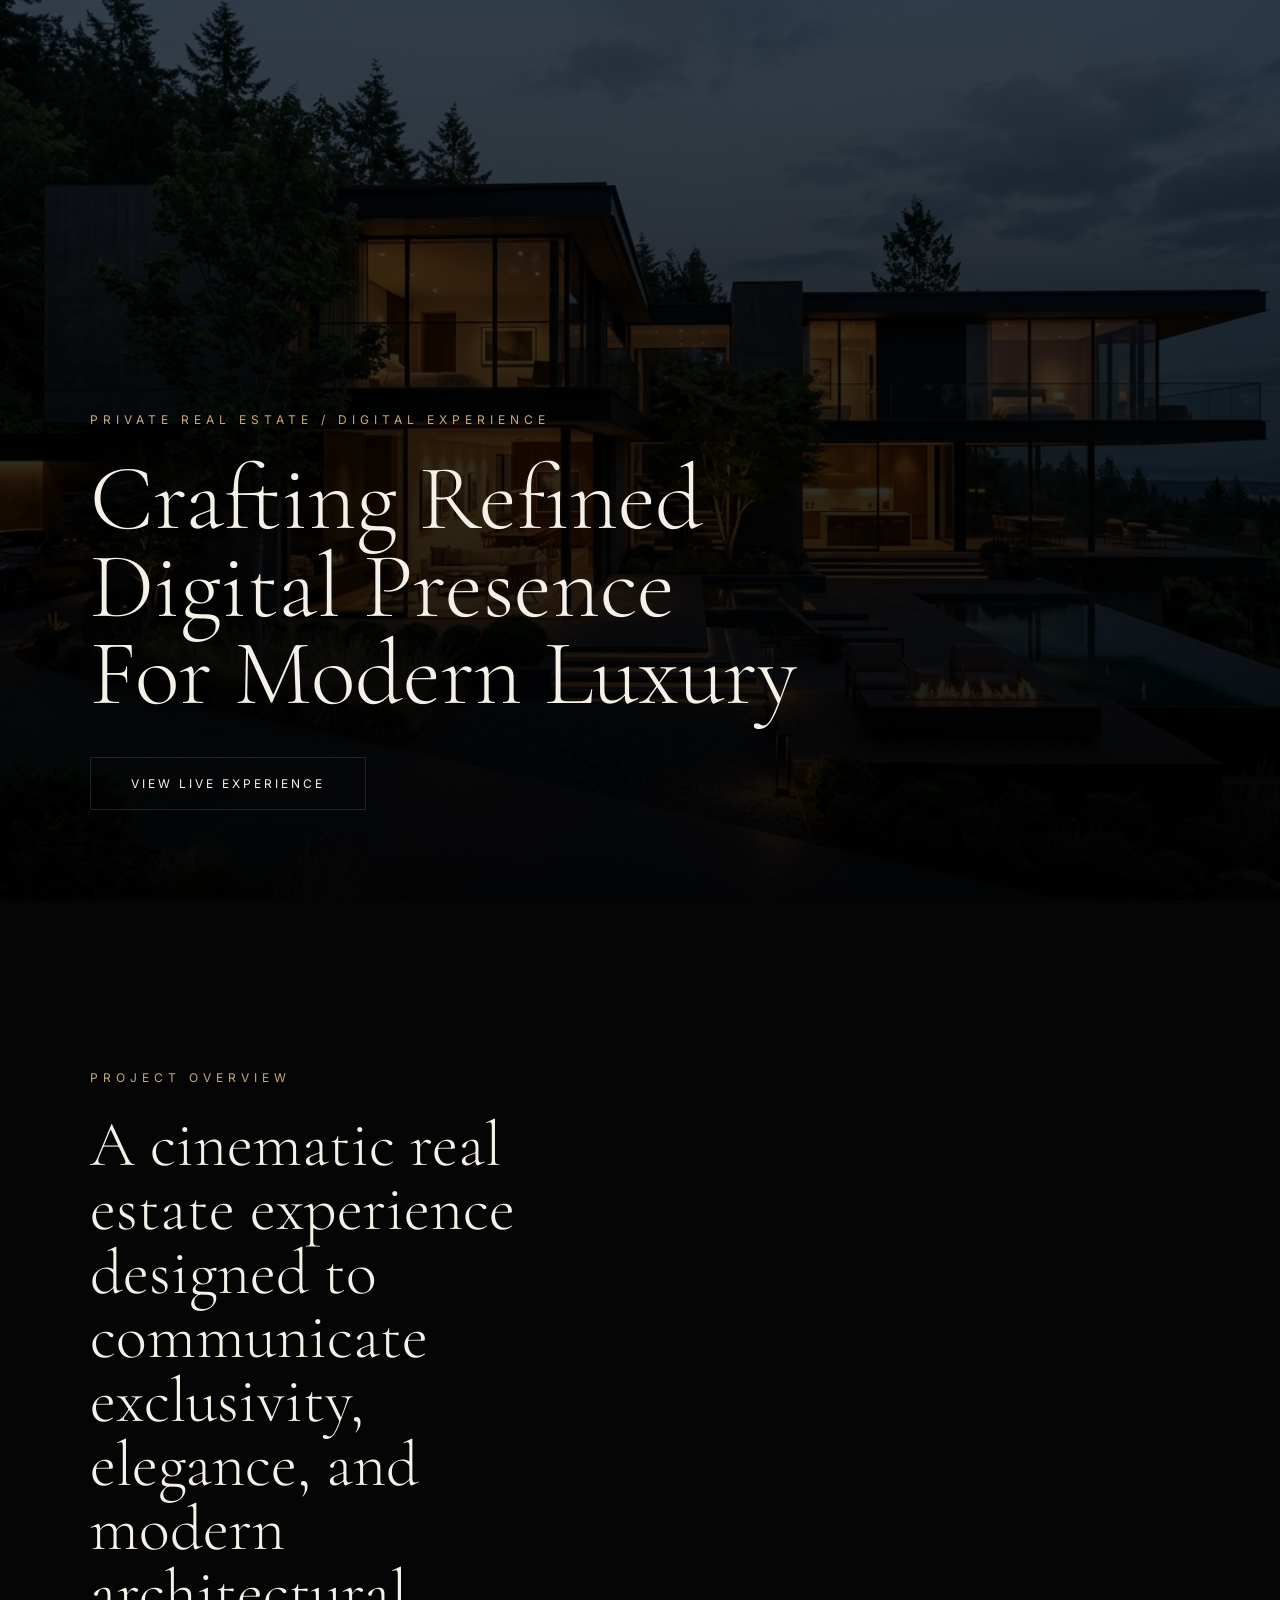
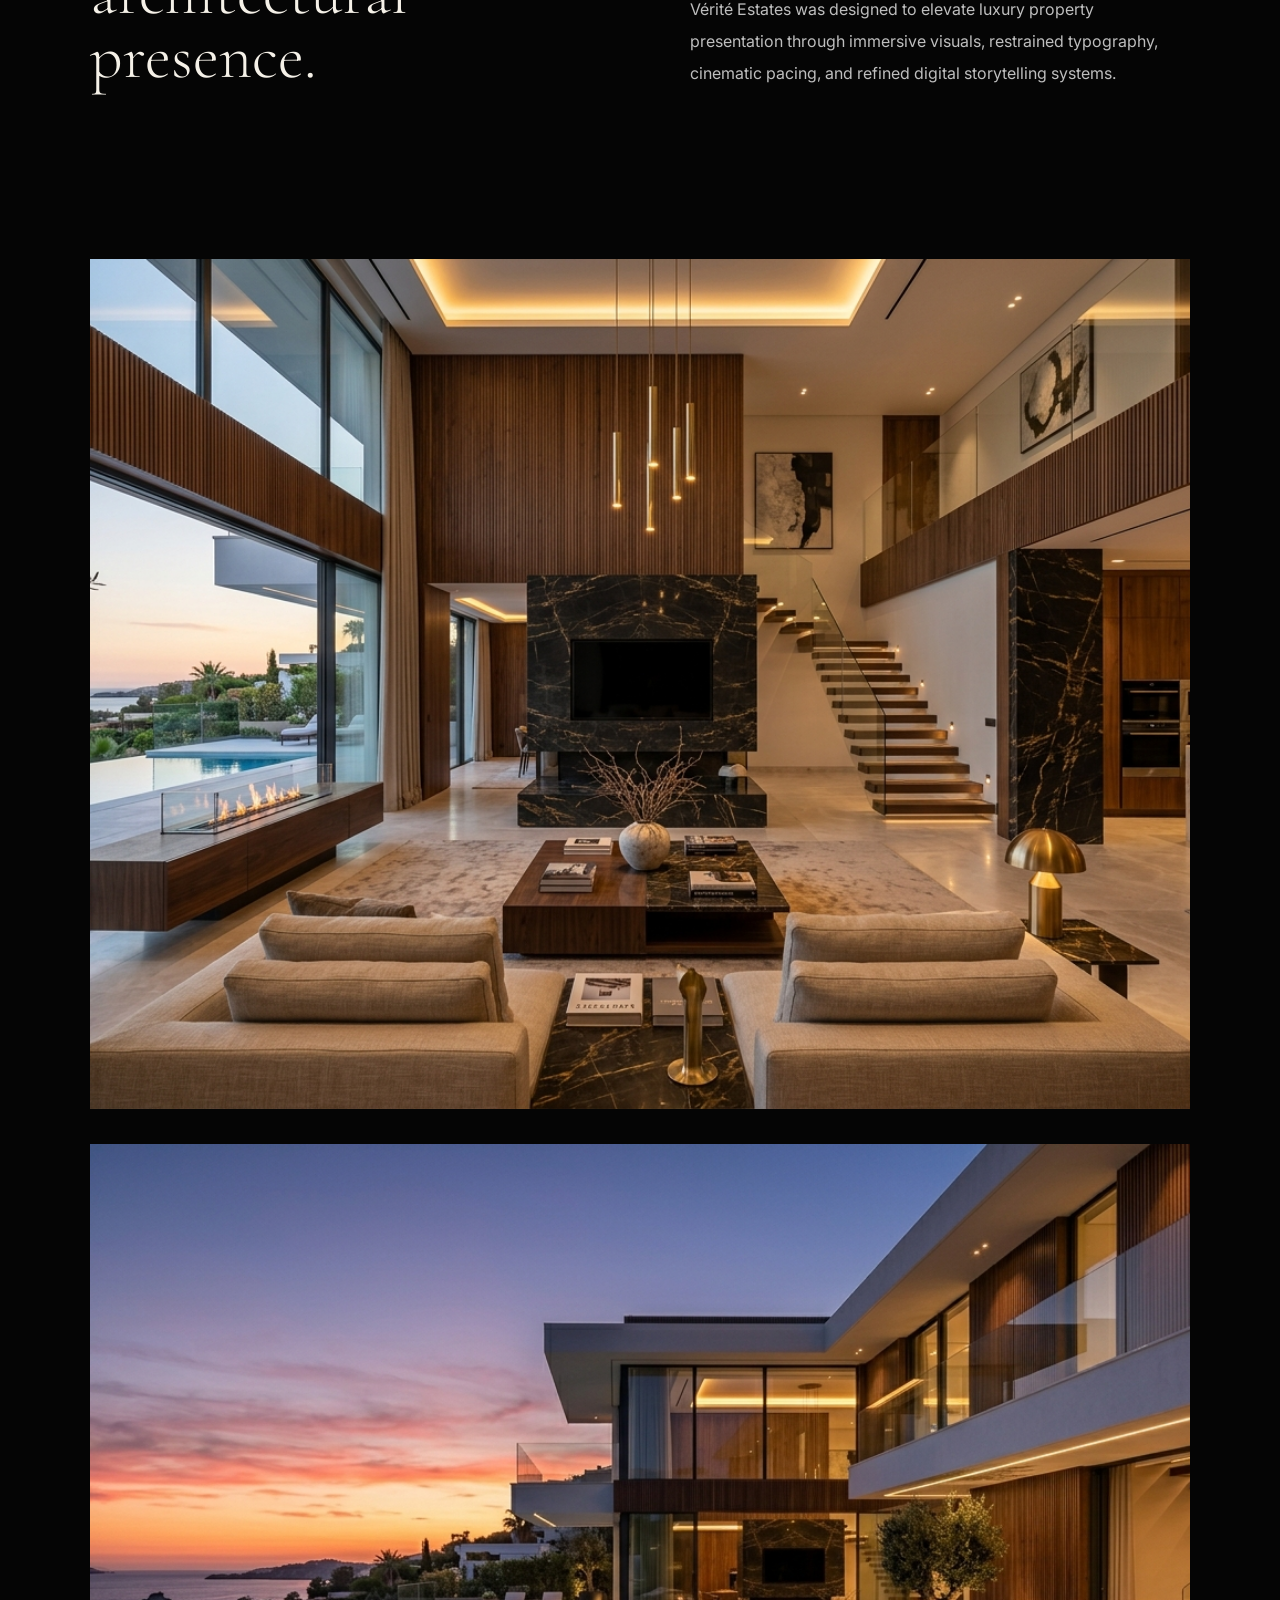
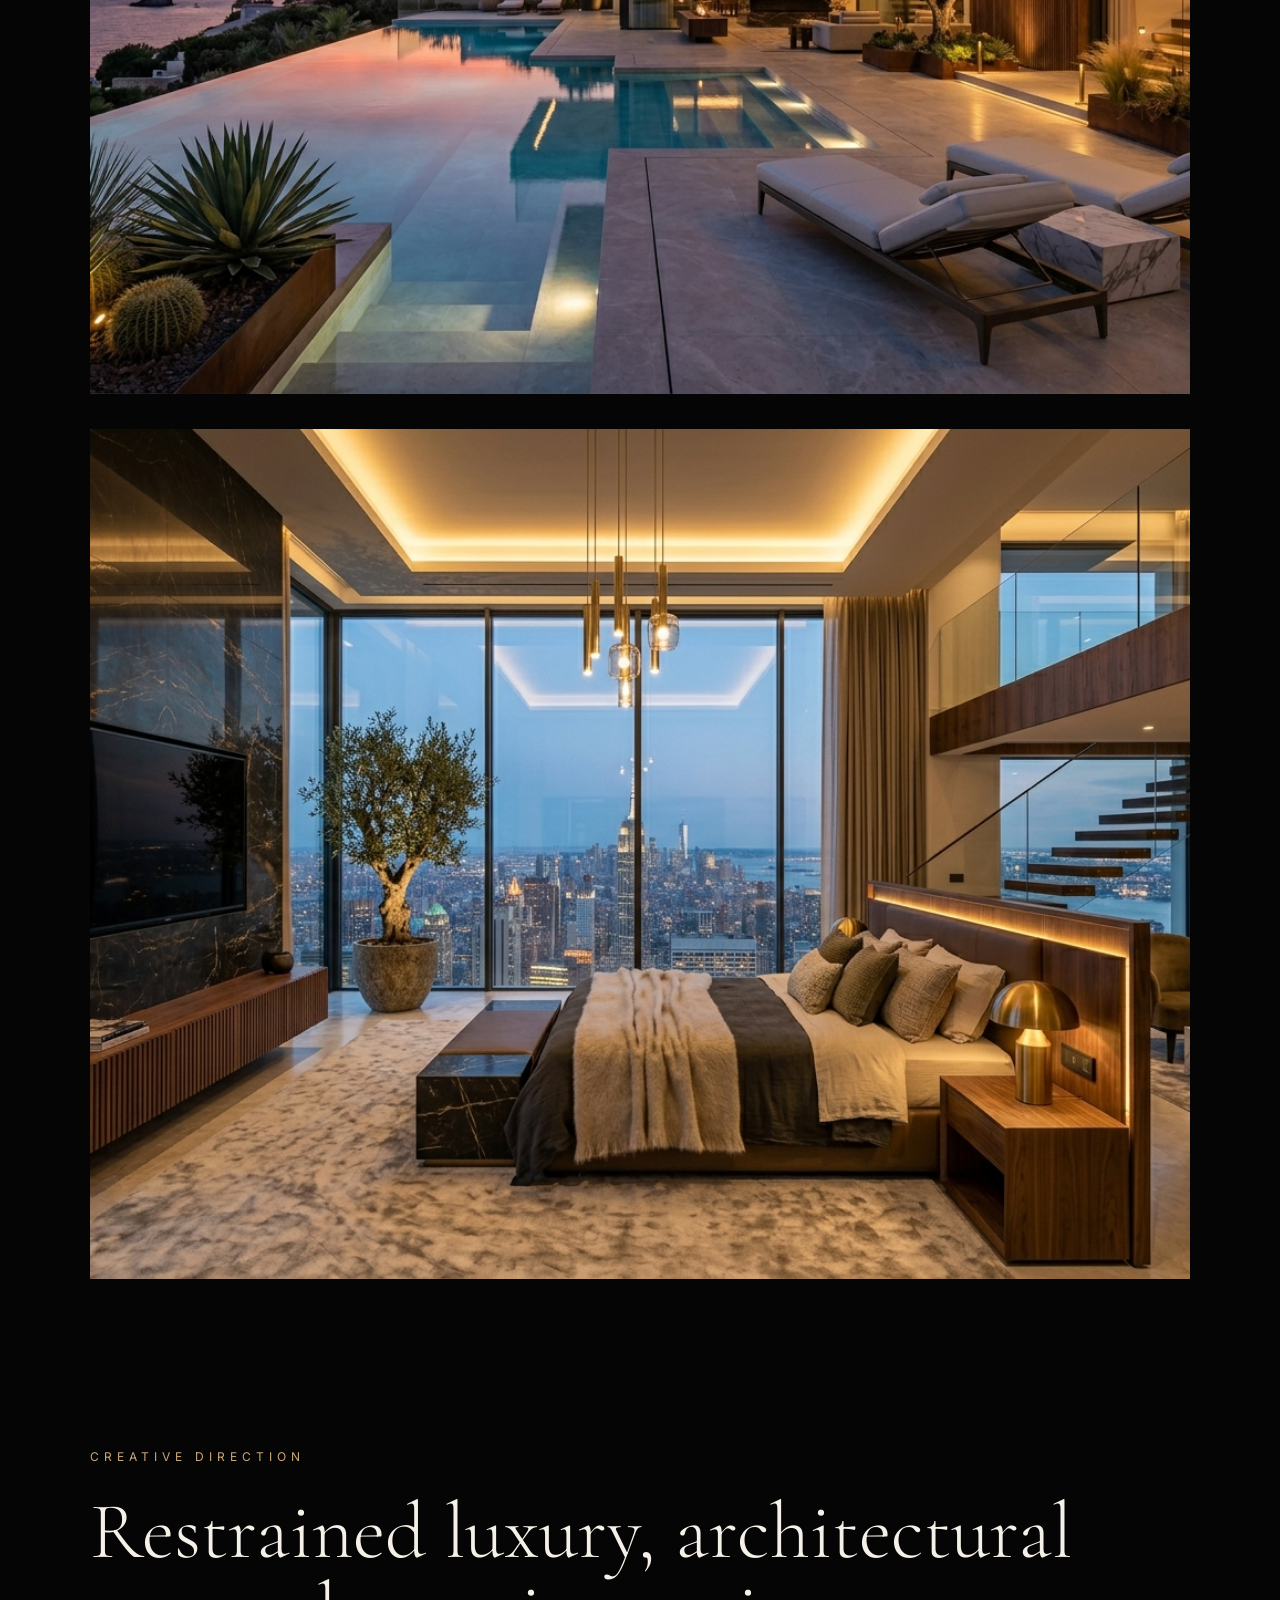
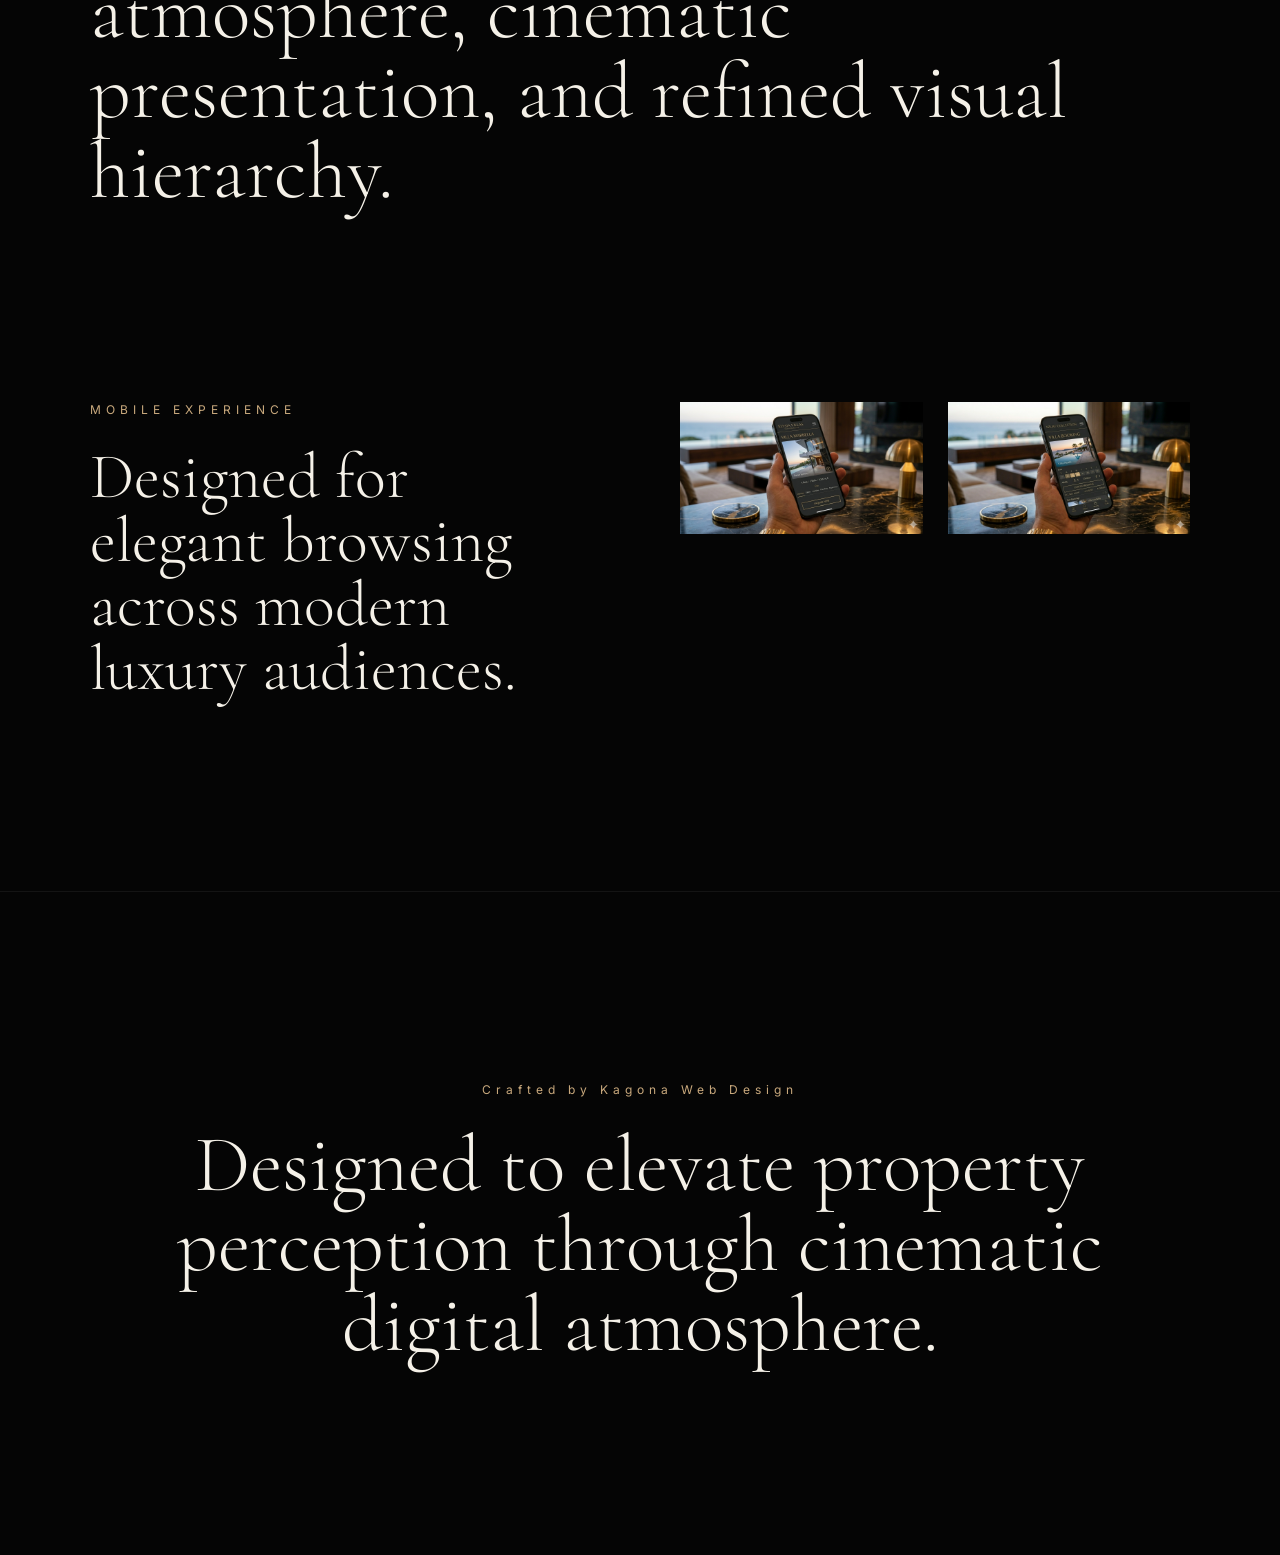
<file: verite-case-study.html>
<!DOCTYPE html>

<html lang="en">

<head>

<meta charset="UTF-8">

<meta name="viewport"
content="width=device-width, initial-scale=1.0">

<title>
VÉRITÉ ESTATES — Case Study
</title>

<link rel="preconnect"
href="https://fonts.googleapis.com">

<link rel="preconnect"
href="https://fonts.gstatic.com"
crossorigin>

<link href="https://fonts.googleapis.com/css2?family=Cormorant+Garamond:wght@300;400;500;600&family=Inter:wght@300;400;500&display=swap"
rel="stylesheet">

<link rel="stylesheet"
href="verite-case-study.css">

</head>

<body>

<!-- HERO -->

<section class="case-hero">

    <div class="hero-overlay"></div>

    <img
    src="images/verite-cover.jpg"
    alt="Vérité Estates">

    <div class="hero-content reveal">

        <p>
            PRIVATE REAL ESTATE / DIGITAL EXPERIENCE
        </p>

        <h1>

            Crafting Refined <br>
            Digital Presence <br>
            For Modern Luxury

        </h1>

        <a href="https://kagonameshack-cmyk.github.io/V-RIT-ESTATES/"
        class="live-btn"
        target="_blank">

            VIEW LIVE EXPERIENCE

        </a>

    </div>

</section>

<!-- OVERVIEW -->

<section class="overview reveal">

    <div class="overview-left">

        <p>
            PROJECT OVERVIEW
        </p>

        <h2>

            A cinematic real estate
            experience designed to
            communicate exclusivity,
            elegance, and modern
            architectural presence.

        </h2>

    </div>

    <div class="overview-right">

        <p>

            Vérité Estates was designed
            to elevate luxury property
            presentation through immersive
            visuals, restrained typography,
            cinematic pacing, and refined
            digital storytelling systems.

        </p>

    </div>

</section>

<!-- SHOWCASE -->

<section class="showcase reveal">

    <img
    src="images/verite-shot-1.jpg"
    alt="Vérité Estates">

    <img
    src="images/verite-shot-2.jpg"
    alt="Vérité Estates">

    <img
    src="images/verite-shot-3.jpg"
    alt="Vérité Estates">

</section>

<!-- CREATIVE DIRECTION -->

<section class="direction reveal">

    <p>
        CREATIVE DIRECTION
    </p>

    <h2>

        Restrained luxury,
        architectural atmosphere,
        cinematic presentation,
        and refined visual hierarchy.

    </h2>

</section>

<!-- MOBILE EXPERIENCE -->

<section class="mobile-experience reveal">

    <div class="mobile-left">

        <p>
            MOBILE EXPERIENCE
        </p>

        <h2>

            Designed for elegant
            browsing across modern
            luxury audiences.

        </h2>

    </div>

    <div class="mobile-right">

        <img
        src="images/verite-mobile-1.jpg"
        alt="Mobile Design">

        <img
        src="images/verite-mobile-2.jpg"
        alt="Mobile Design">

    </div>

</section>

<!-- CLOSING -->

<section class="closing reveal">

    <p>
        Crafted by Kagona Web Design
    </p>

    <h2>

        Designed to elevate
        property perception
        through cinematic
        digital atmosphere.

    </h2>

</section>

<script src="case-study-effects.js"></script>
    
</body>

</html>
</file>
<file: atelier-case-study.css>
/* RESET */

*{
    margin:0;
    padding:0;

    box-sizing:border-box;
}

/* BODY */

body{
    background:#050505;

    color:#F5F1E8;

    font-family:'Inter',sans-serif;

    overflow-x:hidden;
}

/* HERO */

.case-hero{
    position:relative;

    height:100vh;

    overflow:hidden;
}

/* IMAGE */

.case-hero img{
    width:100%;
    height:100%;

    object-fit:cover;

    transform:scale(1.04);
}

/* OVERLAY */

.hero-overlay{
    position:absolute;

    inset:0;

    background:
    linear-gradient(
        to bottom,
        rgba(0,0,0,0.25),
        rgba(0,0,0,0.88)
    );

    z-index:1;
}

/* CONTENT */

.hero-content{
    position:absolute;

    left:7%;
    bottom:10%;

    z-index:5;

    max-width:900px;
}

/* SMALL TEXT */

.hero-content p{
    color:#C9A97D;

    letter-spacing:6px;

    margin-bottom:30px;

    font-size:0.78rem;
}

/* TITLE */

.hero-content h1{
    font-family:'Cormorant Garamond',serif;

    font-size:7rem;
    font-weight:300;

    line-height:0.92;
}

/* OVERVIEW */

.overview{
    padding:180px 7%;

    display:grid;

    grid-template-columns:
    1fr 1fr;

    gap:100px;

    background:#070707;
}

/* LEFT */

.overview-left p{
    color:#C9A97D;

    letter-spacing:6px;

    margin-bottom:24px;

    font-size:0.78rem;
}

.overview-left h2{
    font-family:'Cormorant Garamond',serif;

    font-size:4.8rem;
    font-weight:300;

    line-height:1;
}

/* RIGHT */

.overview-right{
    display:flex;

    align-items:flex-end;
}

.overview-right p{
    color:#BEBEBE;

    line-height:2;

    max-width:520px;
}

/* SHOWCASE */

.showcase{
    background:#050505;
}

.showcase img{
    width:100%;
    display:block;

    margin-bottom:35px;
}

/* DIRECTION */

.direction{
    padding:220px 7%;

    background:#0A0A0A;

    text-align:center;
}

/* SMALL TEXT */

.direction p{
    color:#C9A97D;

    letter-spacing:6px;

    margin-bottom:35px;

    font-size:0.78rem;
}

/* TITLE */

.direction h2{
    font-family:'Cormorant Garamond',serif;

    font-size:5.5rem;
    font-weight:300;

    line-height:1;

    max-width:1100px;

    margin:auto;
}

/* MOBILE EXPERIENCE */

.mobile-experience{
    padding:180px 7%;

    background:#050505;

    display:grid;

    grid-template-columns:
    1fr 1fr;

    gap:100px;
}

/* LEFT */

.mobile-left p{
    color:#C9A97D;

    letter-spacing:6px;

    margin-bottom:24px;

    font-size:0.78rem;
}

.mobile-left h2{
    font-family:'Cormorant Garamond',serif;

    font-size:4.5rem;
    font-weight:300;

    line-height:1;
}

/* RIGHT */

.mobile-right{
    display:flex;

    gap:30px;

    justify-content:flex-end;
}

/* MOBILE IMAGES */

.mobile-right img{
    width:48%;

    border:
    1px solid rgba(255,255,255,0.05);
}

/* CLOSING */

.closing{
    padding:220px 7%;

    background:#0A0A0A;

    text-align:center;
}

/* SMALL TEXT */

.closing p{
    color:#C9A97D;

    letter-spacing:6px;

    margin-bottom:35px;

    font-size:0.78rem;
}

/* TITLE */

.closing h2{
    font-family:'Cormorant Garamond',serif;

    font-size:5rem;
    font-weight:300;

    line-height:1;

    max-width:1000px;

    margin:auto;
}

/* TABLET */

@media(max-width:900px){

    .hero-content h1{
        font-size:5rem;
    }

    .overview,
    .mobile-experience{
        grid-template-columns:1fr;
    }

    .overview-left h2,
    .mobile-left h2,
    .direction h2,
    .closing h2{
        font-size:4rem;
    }

}

/* MOBILE */

@media(max-width:600px){

    .hero-content{
        bottom:8%;
    }

    .hero-content h1{
        font-size:3.5rem;

        line-height:1;
    }

    .overview,
    .mobile-experience{
        padding:120px 7%;
    }

    .direction,
    .closing{
        padding:140px 7%;
    }

    .overview-left h2,
    .mobile-left h2,
    .direction h2,
    .closing h2{
        font-size:3rem;
    }

    .mobile-right{
        flex-direction:column;
    }

    .mobile-right img{
        width:100%;
    }

}

/* LIVE BUTTON */

.live-btn{
    display:inline-block;

    margin-top:40px;

    padding:18px 40px;

    border:
    1px solid rgba(255,255,255,0.12);

    color:#F5F1E8;

    text-decoration:none;

    letter-spacing:3px;

    font-size:0.78rem;

    transition:0.5s ease;

    background:
    rgba(255,255,255,0.03);
}

/* HOVER */

.live-btn:hover{
    background:#F5F1E8;

    color:#050505;
}

/* REVEAL */

.reveal{
    opacity:0;
    transform:translateY(70px);

    transition:
    opacity 1.2s ease,
    transform 1.2s ease;
}

.reveal.active{
    opacity:1;
    transform:translateY(0);
}

/* PARALLAX */

.parallax{
    will-change:transform;

    transition:
    transform 0.15s linear;
}
</file>
<file: eclit-case-study.css>
/* RESET */

*{
    margin:0;
    padding:0;
    box-sizing:border-box;
}

html{
    scroll-behavior:smooth;
}

body{
    background:#050505;
    color:#f5f1ea;
    font-family:'Inter',sans-serif;
    overflow-x:hidden;
}

/* HERO */

.case-hero{
    position:relative;
    width:100%;
    height:100vh;
    overflow:hidden;
}

.case-hero img{
    width:100%;
    height:100%;
    object-fit:cover;

    filter:brightness(45%);
}

.hero-overlay{
    position:absolute;
    inset:0;

    background:linear-gradient(
        to bottom,
        rgba(0,0,0,0.15),
        rgba(0,0,0,0.82)
    );

    z-index:1;
}

/* HERO CONTENT */

.hero-content{
    position:absolute;
    left:7%;
    bottom:12%;

    z-index:5;

    max-width:720px;
}

.hero-content p{
    color:#c9a97d;

    letter-spacing:5px;

    font-size:0.75rem;

    margin-bottom:25px;
}

.hero-content h1{
    font-family:
    'Cormorant Garamond',serif;

    font-size:5.8rem;
    font-weight:400;

    line-height:0.93;

    margin-bottom:35px;
}

.live-btn{
    display:inline-block;

    padding:18px 42px;

    border:
    1px solid rgba(255,255,255,0.12);

    color:#f5f1ea;

    text-decoration:none;

    letter-spacing:4px;

    font-size:0.72rem;

    transition:0.45s ease;
}

.live-btn:hover{
    background:#f5f1ea;
    color:#050505;
}

/* OVERVIEW */

.overview{
    padding:160px 7%;

    display:grid;
    grid-template-columns:1fr 1fr;

    gap:120px;
}

.overview-left p{
    color:#c9a97d;

    letter-spacing:4px;

    font-size:0.75rem;

    margin-bottom:25px;
}

.overview-left h2{
    font-family:
    'Cormorant Garamond',serif;

    font-size:3.8rem;
    font-weight:400;

    line-height:1.05;
}

.overview-right{
    display:flex;
    align-items:flex-end;
}

.overview-right p{
    color:#9f9f9f;

    line-height:2.1;

    font-size:1rem;
}

/* SIGNATURE SHOWCASE */

.signature-showcase{
    padding:0 7% 180px;

    display:grid;
    grid-template-columns:1fr 1fr;

    gap:35px;
}

.signature-card{
    position:relative;

    overflow:hidden;

    height:760px;
}

.signature-card img{
    width:100%;
    height:100%;

    object-fit:cover;

    transition:1.2s ease;
}

.signature-card:hover img{
    transform:scale(1.04);
}

.signature-info{
    position:absolute;

    bottom:45px;
    left:40px;

    z-index:5;

    max-width:420px;
}

.signature-info span{
    color:#c9a97d;

    letter-spacing:4px;

    font-size:0.72rem;
}

.signature-info h3{
    font-family:
    'Cormorant Garamond',serif;

    font-size:3rem;
    font-weight:400;

    line-height:1;

    margin:18px 0;
}

.signature-info p{
    color:#d2d2d2;

    line-height:1.9;
}

/* ATMOSPHERE */

.atmosphere{
    padding:0 7% 180px;
}

.atmosphere-content{
    margin-bottom:70px;

    max-width:760px;
}

.atmosphere-content p{
    color:#c9a97d;

    letter-spacing:4px;

    font-size:0.75rem;

    margin-bottom:25px;
}

.atmosphere-content h2{
    font-family:
    'Cormorant Garamond',serif;

    font-size:5rem;
    font-weight:400;

    line-height:1;
}

.atmosphere img{
    width:100%;
    height:850px;

    object-fit:cover;
}

/* MOBILE EXPERIENCE */

.mobile-experience{
    padding:0 7% 180px;

    display:grid;
    grid-template-columns:1fr 1fr;

    gap:100px;
}

.mobile-left p{
    color:#c9a97d;

    letter-spacing:4px;

    font-size:0.75rem;

    margin-bottom:25px;
}

.mobile-left h2{
    font-family:
    'Cormorant Garamond',serif;

    font-size:3.5rem;
    font-weight:400;

    line-height:1.08;
}

.mobile-right{
    display:flex;
    gap:25px;
}

.mobile-right img{
    width:50%;
    object-fit:cover;
}

/* CLOSING */

.closing{
    padding:180px 7%;

    text-align:center;

    border-top:
    1px solid rgba(255,255,255,0.06);
}

.closing p{
    color:#c9a97d;

    letter-spacing:4px;

    font-size:0.75rem;

    margin-bottom:25px;
}

.closing h2{
    font-family:
    'Cormorant Garamond',serif;

    font-size:4.5rem;
    font-weight:400;

    line-height:1.08;

    max-width:950px;

    margin:auto;
}

/* RESPONSIVE */

@media(max-width:992px){

    .overview,
    .mobile-experience,
    .signature-showcase{
        grid-template-columns:1fr;
    }

    .hero-content h1{
        font-size:4.2rem;
    }

    .overview-left h2,
    .mobile-left h2{
        font-size:3rem;
    }

    .atmosphere-content h2{
        font-size:3.8rem;
    }

    .closing h2{
        font-size:3.2rem;
    }

}

@media(max-width:768px){

    .hero-content{
        left:6%;
        bottom:10%;
    }

    .hero-content h1{
        font-size:3rem;
    }

    .overview,
    .signature-showcase,
    .mobile-experience,
    .atmosphere,
    .closing{
        padding-left:6%;
        padding-right:6%;
    }

    .overview{
        padding-top:110px;
        padding-bottom:110px;
    }

    .signature-showcase{
        padding-bottom:120px;
    }

    .signature-card{
        height:580px;
    }

    .signature-info{
        left:28px;
        bottom:30px;
    }

    .signature-info h3{
        font-size:2.2rem;
    }

    .atmosphere img{
        height:500px;
    }

    .mobile-right{
        flex-direction:column;
    }

    .mobile-right img{
        width:100%;
    }

    .closing{
        padding-top:130px;
        padding-bottom:130px;
    }

    .closing h2{
        font-size:2.4rem;
    }

}

/* REVEAL */

.reveal{
    opacity:0;
    transform:translateY(70px);

    transition:
    opacity 1.2s ease,
    transform 1.2s ease;
}

.reveal.active{
    opacity:1;
    transform:translateY(0);
}

/* PARALLAX */

.parallax{
    will-change:transform;

    transition:
    transform 0.15s linear;
}
</file>
<file: noir-case-study.css>
/* RESET */

*{
    margin:0;
    padding:0;
    box-sizing:border-box;
}

html{
    scroll-behavior:smooth;
}

body{
    background:#040404;
    color:#f5f5f5;
    font-family:'Inter',sans-serif;
    overflow-x:hidden;
}

/* HERO */

.case-hero{
    position:relative;
    width:100%;
    height:100vh;
    overflow:hidden;
}

.case-hero img{
    width:100%;
    height:100%;
    object-fit:cover;

    filter:brightness(42%);
}

.hero-overlay{
    position:absolute;
    inset:0;

    background:linear-gradient(
        to bottom,
        rgba(0,0,0,0.1),
        rgba(0,0,0,0.82)
    );

    z-index:1;
}

/* HERO CONTENT */

.hero-content{
    position:absolute;

    left:7%;
    bottom:12%;

    z-index:5;

    max-width:720px;
}

.hero-content p{
    color:#b8b8b8;

    letter-spacing:5px;

    font-size:0.75rem;

    margin-bottom:25px;
}

.hero-content h1{
    font-family:
    'Cormorant Garamond',serif;

    font-size:5.8rem;
    font-weight:400;

    line-height:0.92;

    margin-bottom:35px;
}

.live-btn{
    display:inline-block;

    padding:18px 42px;

    border:
    1px solid rgba(255,255,255,0.12);

    color:#f5f5f5;

    text-decoration:none;

    letter-spacing:4px;

    font-size:0.72rem;

    transition:0.45s ease;
}

.live-btn:hover{
    background:#f5f5f5;
    color:#050505;
}

/* OVERVIEW */

.overview{
    padding:170px 7%;

    display:grid;
    grid-template-columns:1fr 1fr;

    gap:120px;
}

.overview-left p{
    color:#9f9f9f;

    letter-spacing:4px;

    font-size:0.75rem;

    margin-bottom:25px;
}

.overview-left h2{
    font-family:
    'Cormorant Garamond',serif;

    font-size:3.9rem;
    font-weight:400;

    line-height:1.03;
}

.overview-right{
    display:flex;
    align-items:flex-end;
}

.overview-right p{
    color:#9d9d9d;

    line-height:2.1;
}

/* FASHION SHOWCASE */

.fashion-showcase{
    padding:0 7% 190px;

    display:grid;
    grid-template-columns:1fr 1fr;

    gap:35px;
}

.fashion-card{
    position:relative;

    overflow:hidden;

    height:780px;
}

.fashion-card img{
    width:100%;
    height:100%;

    object-fit:cover;

    transition:1.2s ease;
}

.fashion-card:hover img{
    transform:scale(1.04);
}

.fashion-info{
    position:absolute;

    bottom:45px;
    left:40px;

    z-index:5;

    max-width:430px;
}

.fashion-info span{
    color:#cfcfcf;

    letter-spacing:4px;

    font-size:0.72rem;
}

.fashion-info h3{
    font-family:
    'Cormorant Garamond',serif;

    font-size:3rem;
    font-weight:400;

    line-height:1;

    margin:18px 0;
}

.fashion-info p{
    color:#d0d0d0;

    line-height:1.9;
}

/* ATMOSPHERE */

.atmosphere{
    padding:0 7% 190px;
}

.atmosphere-content{
    margin-bottom:70px;

    max-width:760px;
}

.atmosphere-content p{
    color:#a5a5a5;

    letter-spacing:4px;

    font-size:0.75rem;

    margin-bottom:25px;
}

.atmosphere-content h2{
    font-family:
    'Cormorant Garamond',serif;

    font-size:5rem;
    font-weight:400;

    line-height:1;
}

.atmosphere img{
    width:100%;
    height:850px;

    object-fit:cover;
}

/* MOBILE EXPERIENCE */

.mobile-experience{
    padding:0 7% 190px;

    display:grid;
    grid-template-columns:1fr 1fr;

    gap:100px;
}

.mobile-left p{
    color:#a5a5a5;

    letter-spacing:4px;

    font-size:0.75rem;

    margin-bottom:25px;
}

.mobile-left h2{
    font-family:
    'Cormorant Garamond',serif;

    font-size:3.5rem;
    font-weight:400;

    line-height:1.08;
}

.mobile-right{
    display:flex;
    gap:25px;
}

.mobile-right img{
    width:50%;
    object-fit:cover;
}

/* CLOSING */

.closing{
    padding:190px 7%;

    text-align:center;

    border-top:
    1px solid rgba(255,255,255,0.06);
}

.closing p{
    color:#9f9f9f;

    letter-spacing:4px;

    font-size:0.75rem;

    margin-bottom:25px;
}

.closing h2{
    font-family:
    'Cormorant Garamond',serif;

    font-size:4.5rem;
    font-weight:400;

    line-height:1.08;

    max-width:950px;

    margin:auto;
}

/* RESPONSIVE */

@media(max-width:992px){

    .overview,
    .fashion-showcase,
    .mobile-experience{
        grid-template-columns:1fr;
    }

    .hero-content h1{
        font-size:4.2rem;
    }

    .overview-left h2,
    .mobile-left h2{
        font-size:3rem;
    }

    .atmosphere-content h2{
        font-size:3.8rem;
    }

    .closing h2{
        font-size:3.2rem;
    }

}

@media(max-width:768px){

    .hero-content{
        left:6%;
        bottom:10%;
    }

    .hero-content h1{
        font-size:3rem;
    }

    .overview,
    .fashion-showcase,
    .mobile-experience,
    .atmosphere,
    .closing{
        padding-left:6%;
        padding-right:6%;
    }

    .overview{
        padding-top:110px;
        padding-bottom:110px;
    }

    .fashion-showcase{
        padding-bottom:120px;
    }

    .fashion-card{
        height:580px;
    }

    .fashion-info{
        left:28px;
        bottom:30px;
    }

    .fashion-info h3{
        font-size:2.2rem;
    }

    .atmosphere img{
        height:500px;
    }

    .mobile-right{
        flex-direction:column;
    }

    .mobile-right img{
        width:100%;
    }

    .closing{
        padding-top:130px;
        padding-bottom:130px;
    }

    .closing h2{
        font-size:2.4rem;
    }

}

/* REVEAL */

.reveal{
    opacity:0;
    transform:translateY(70px);

    transition:
    opacity 1.2s ease,
    transform 1.2s ease;
}

.reveal.active{
    opacity:1;
    transform:translateY(0);
}

/* PARALLAX */

.parallax{
    will-change:transform;

    transition:
    transform 0.15s linear;
}
</file>
<file: nyota-case-study.css>
/* RESET */

*{
    margin:0;
    padding:0;
    box-sizing:border-box;
}

html{
    scroll-behavior:smooth;
}

body{
    background:#050505;
    color:#F5F1E8;
    font-family:'Inter',sans-serif;
    overflow-x:hidden;
}

/* HERO */

.case-hero{
    position:relative;
    height:100vh;
    overflow:hidden;
}

.case-hero img{
    width:100%;
    height:100%;
    object-fit:cover;

    filter:brightness(45%);
}

/* OVERLAY */

.hero-overlay{
    position:absolute;
    inset:0;

    background:
    linear-gradient(
        to bottom,
        rgba(0,0,0,0.25),
        rgba(0,0,0,0.82)
    );

    z-index:1;
}

/* HERO CONTENT */

.hero-content{
    position:absolute;

    left:7%;
    bottom:10%;

    z-index:5;

    max-width:760px;
}

.hero-content p{
    color:#C9A97D;

    letter-spacing:5px;

    font-size:0.75rem;

    margin-bottom:28px;
}

.hero-content h1{
    font-family:'Cormorant Garamond',serif;

    font-size:5.8rem;
    font-weight:300;

    line-height:0.95;

    margin-bottom:40px;
}

/* BUTTON */

.live-btn{
    display:inline-block;

    padding:18px 40px;

    border:
    1px solid rgba(255,255,255,0.12);

    color:#F5F1E8;

    text-decoration:none;

    letter-spacing:3px;

    font-size:0.75rem;

    transition:0.5s ease;
}

.live-btn:hover{
    background:#F5F1E8;
    color:#050505;
}

/* OVERVIEW */

.overview{
    padding:160px 7%;

    display:grid;

    grid-template-columns:
    1fr 1fr;

    gap:100px;
}

.overview-left p{
    color:#C9A97D;

    letter-spacing:5px;

    font-size:0.75rem;

    margin-bottom:28px;
}

.overview-left h2{
    font-family:'Cormorant Garamond',serif;

    font-size:4rem;
    font-weight:300;

    line-height:1;
}

.overview-right{
    display:flex;
    align-items:flex-end;
}

.overview-right p{
    color:#BDBDBD;

    line-height:2;

    font-size:1rem;

    max-width:520px;
}

/* SHOWCASE */

.showcase{
    padding:0 7% 160px;

    display:flex;
    flex-direction:column;

    gap:35px;
}

.showcase img{
    width:100%;

    height:850px;

    object-fit:cover;
}

/* DIRECTION */

.direction{
    padding:0 7% 180px;

    max-width:1200px;
}

.direction p{
    color:#C9A97D;

    letter-spacing:5px;

    font-size:0.75rem;

    margin-bottom:28px;
}

.direction h2{
    font-family:'Cormorant Garamond',serif;

    font-size:5rem;
    font-weight:300;

    line-height:1;
}

/* MOBILE EXPERIENCE */

.mobile-experience{
    padding:0 7% 180px;

    display:grid;

    grid-template-columns:
    1fr 1fr;

    gap:80px;
}

.mobile-left p{
    color:#C9A97D;

    letter-spacing:5px;

    font-size:0.75rem;

    margin-bottom:28px;
}

.mobile-left h2{
    font-family:'Cormorant Garamond',serif;

    font-size:4rem;
    font-weight:300;

    line-height:1;
}

.mobile-right{
    display:grid;

    grid-template-columns:
    repeat(2,1fr);

    gap:25px;
}

.mobile-right img{
    width:100%;

    object-fit:cover;
}

/* CLOSING */

.closing{
    padding:180px 7%;

    text-align:center;

    border-top:
    1px solid rgba(255,255,255,0.06);
}

.closing p{
    color:#C9A97D;

    letter-spacing:5px;

    font-size:0.75rem;

    margin-bottom:28px;
}

.closing h2{
    font-family:'Cormorant Garamond',serif;

    font-size:5rem;
    font-weight:300;

    line-height:1;
}

/* TABLET */

@media(max-width:992px){

    .hero-content h1{
        font-size:4.5rem;
    }

    .overview,
    .mobile-experience{
        grid-template-columns:1fr;
    }

    .overview-left h2,
    .mobile-left h2,
    .direction h2,
    .closing h2{
        font-size:3.5rem;
    }

    .showcase img{
        height:650px;
    }

}

/* MOBILE */

@media(max-width:768px){

    .hero-content{
        left:6%;
        right:6%;
    }

    .hero-content h1{
        font-size:3.2rem;
    }

    .overview{
        padding:120px 6%;
        gap:60px;
    }

    .showcase{
        padding:0 6% 120px;
    }

    .showcase img{
        height:420px;
    }

    .direction{
        padding:0 6% 120px;
    }

    .mobile-experience{
        padding:0 6% 120px;
    }

    .mobile-right{
        grid-template-columns:1fr;
    }

    .overview-left h2,
    .mobile-left h2,
    .direction h2,
    .closing h2{
        font-size:2.6rem;
    }

    .closing{
        padding:120px 6%;
    }

}

/* REVEAL */

.reveal{
    opacity:0;
    transform:translateY(70px);

    transition:
    opacity 1.2s ease,
    transform 1.2s ease;
}

.reveal.active{
    opacity:1;
    transform:translateY(0);
}

/* PARALLAX */

.parallax{
    will-change:transform;

    transition:
    transform 0.15s linear;
}
</file>
<file: verite-case-study.css>
/* RESET */

*{
    margin:0;
    padding:0;
    box-sizing:border-box;
}

html{
    scroll-behavior:smooth;
}

body{
    background:#050505;
    color:#F5F1E8;
    font-family:'Inter',sans-serif;
    overflow-x:hidden;
}

/* HERO */

.case-hero{
    position:relative;
    height:100vh;
    overflow:hidden;
}

.case-hero img{
    width:100%;
    height:100%;
    object-fit:cover;

    filter:brightness(42%);
}

/* OVERLAY */

.hero-overlay{
    position:absolute;
    inset:0;

    background:
    linear-gradient(
        to bottom,
        rgba(0,0,0,0.22),
        rgba(0,0,0,0.86)
    );

    z-index:1;
}

/* HERO CONTENT */

.hero-content{
    position:absolute;

    left:7%;
    bottom:10%;

    z-index:5;

    max-width:760px;
}

.hero-content p{
    color:#C9A97D;

    letter-spacing:5px;

    font-size:0.75rem;

    margin-bottom:28px;
}

.hero-content h1{
    font-family:'Cormorant Garamond',serif;

    font-size:5.8rem;
    font-weight:300;

    line-height:0.94;

    margin-bottom:40px;
}

/* BUTTON */

.live-btn{
    display:inline-block;

    padding:18px 40px;

    border:
    1px solid rgba(255,255,255,0.12);

    color:#F5F1E8;

    text-decoration:none;

    letter-spacing:3px;

    font-size:0.75rem;

    transition:0.5s ease;
}

.live-btn:hover{
    background:#F5F1E8;
    color:#050505;
}

/* OVERVIEW */

.overview{
    padding:170px 7%;

    display:grid;

    grid-template-columns:
    1fr 1fr;

    gap:100px;
}

.overview-left p{
    color:#C9A97D;

    letter-spacing:5px;

    font-size:0.75rem;

    margin-bottom:28px;
}

.overview-left h2{
    font-family:'Cormorant Garamond',serif;

    font-size:4rem;
    font-weight:300;

    line-height:1;
}

.overview-right{
    display:flex;
    align-items:flex-end;
}

.overview-right p{
    color:#BEBEBE;

    line-height:2;

    font-size:1rem;

    max-width:520px;
}

/* SHOWCASE */

.showcase{
    padding:0 7% 170px;

    display:flex;
    flex-direction:column;

    gap:35px;
}

.showcase img{
    width:100%;

    height:850px;

    object-fit:cover;
}

/* CREATIVE DIRECTION */

.direction{
    padding:0 7% 190px;

    max-width:1200px;
}

.direction p{
    color:#C9A97D;

    letter-spacing:5px;

    font-size:0.75rem;

    margin-bottom:28px;
}

.direction h2{
    font-family:'Cormorant Garamond',serif;

    font-size:5rem;
    font-weight:300;

    line-height:1;
}

/* MOBILE EXPERIENCE */

.mobile-experience{
    padding:0 7% 190px;

    display:grid;

    grid-template-columns:
    1fr 1fr;

    gap:80px;
}

.mobile-left p{
    color:#C9A97D;

    letter-spacing:5px;

    font-size:0.75rem;

    margin-bottom:28px;
}

.mobile-left h2{
    font-family:'Cormorant Garamond',serif;

    font-size:4rem;
    font-weight:300;

    line-height:1;
}

.mobile-right{
    display:grid;

    grid-template-columns:
    repeat(2,1fr);

    gap:25px;
}

.mobile-right img{
    width:100%;

    object-fit:cover;
}

/* CLOSING */

.closing{
    padding:190px 7%;

    text-align:center;

    border-top:
    1px solid rgba(255,255,255,0.06);
}

.closing p{
    color:#C9A97D;

    letter-spacing:5px;

    font-size:0.75rem;

    margin-bottom:28px;
}

.closing h2{
    font-family:'Cormorant Garamond',serif;

    font-size:5rem;
    font-weight:300;

    line-height:1;
}

/* TABLET */

@media(max-width:992px){

    .hero-content h1{
        font-size:4.5rem;
    }

    .overview,
    .mobile-experience{
        grid-template-columns:1fr;
    }

    .overview-left h2,
    .mobile-left h2,
    .direction h2,
    .closing h2{
        font-size:3.5rem;
    }

    .showcase img{
        height:650px;
    }

}

/* MOBILE */

@media(max-width:768px){

    .hero-content{
        left:6%;
        right:6%;
    }

    .hero-content h1{
        font-size:3.2rem;
    }

    .overview{
        padding:120px 6%;
        gap:60px;
    }

    .showcase{
        padding:0 6% 120px;
    }

    .showcase img{
        height:420px;
    }

    .direction{
        padding:0 6% 120px;
    }

    .mobile-experience{
        padding:0 6% 120px;
    }

    .mobile-right{
        grid-template-columns:1fr;
    }

    .overview-left h2,
    .mobile-left h2,
    .direction h2,
    .closing h2{
        font-size:2.6rem;
    }

    .closing{
        padding:120px 6%;
    }

  }

/* REVEAL */

.reveal{
    opacity:0;
    transform:translateY(70px);

    transition:
    opacity 1.2s ease,
    transform 1.2s ease;
}

.reveal.active{
    opacity:1;
    transform:translateY(0);
}

/* PARALLAX */

.parallax{
    will-change:transform;

    transition:
    transform 0.15s linear;
}
</file>
